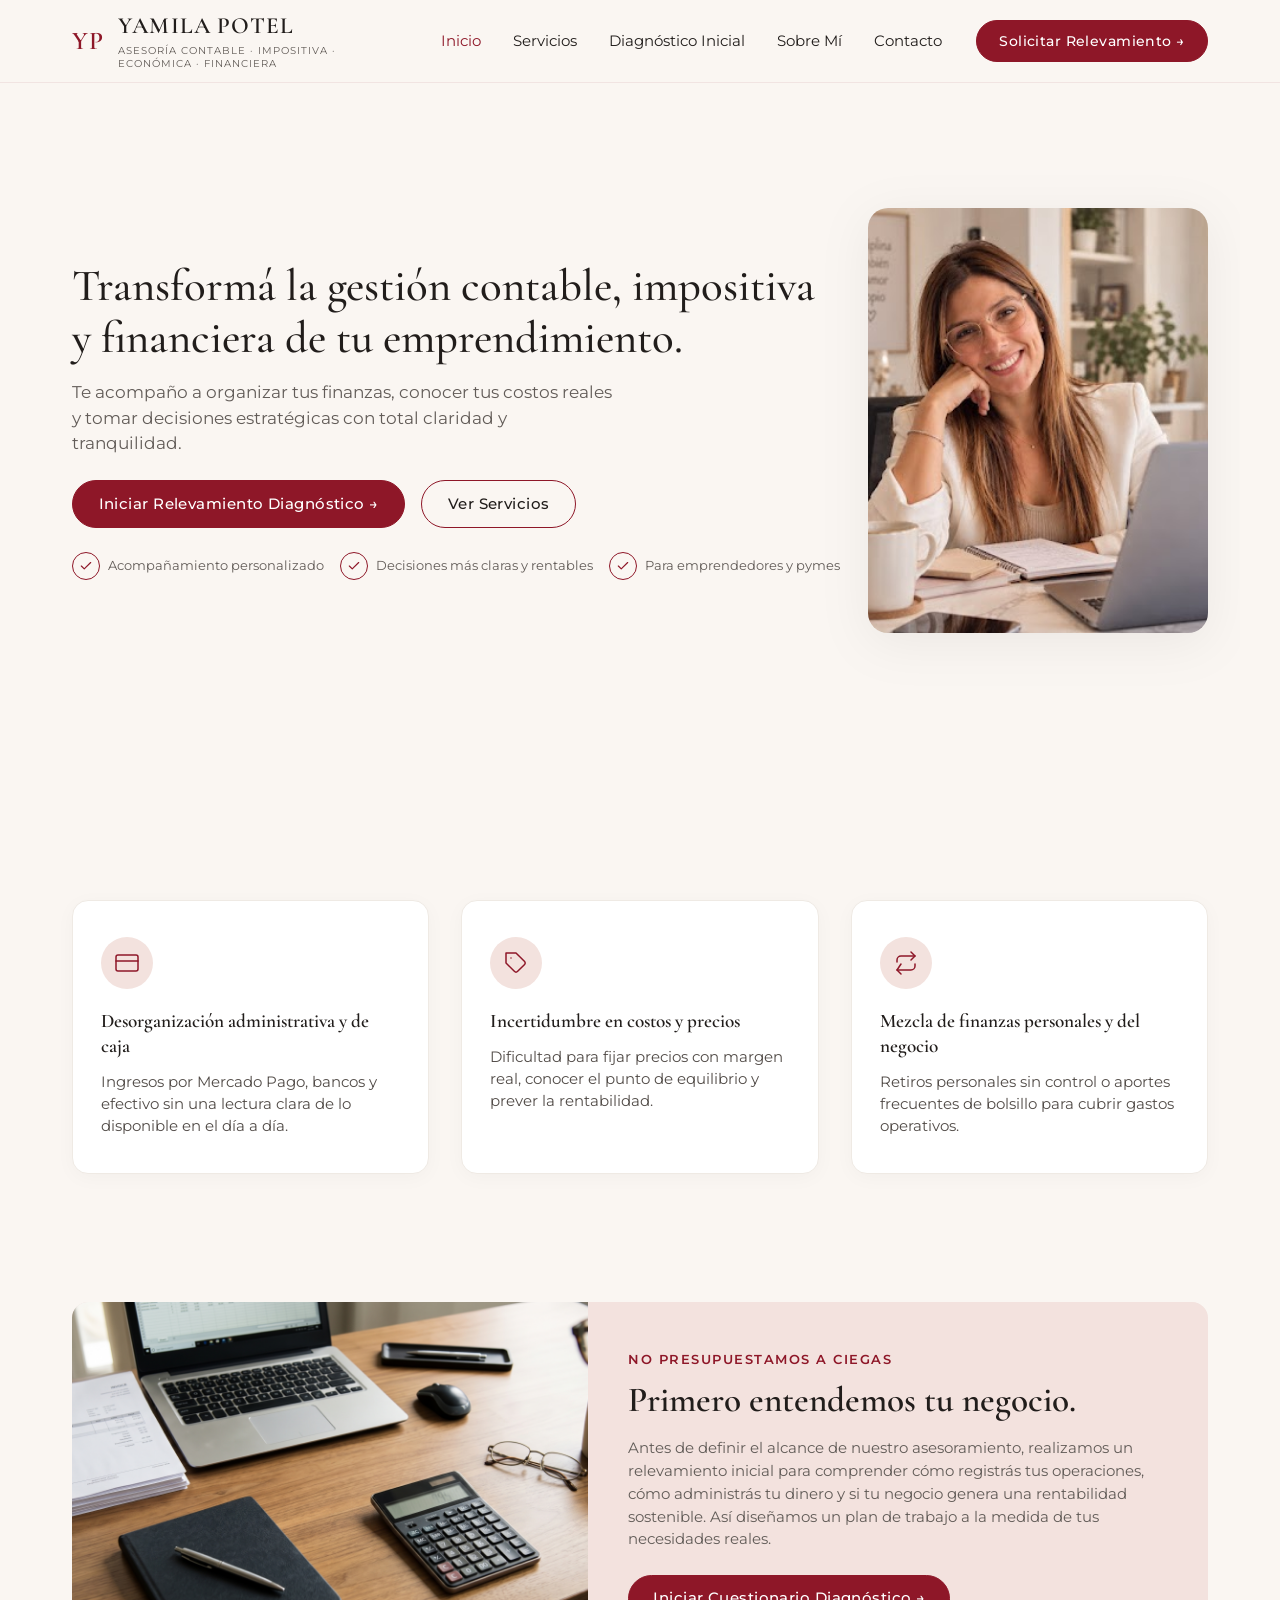
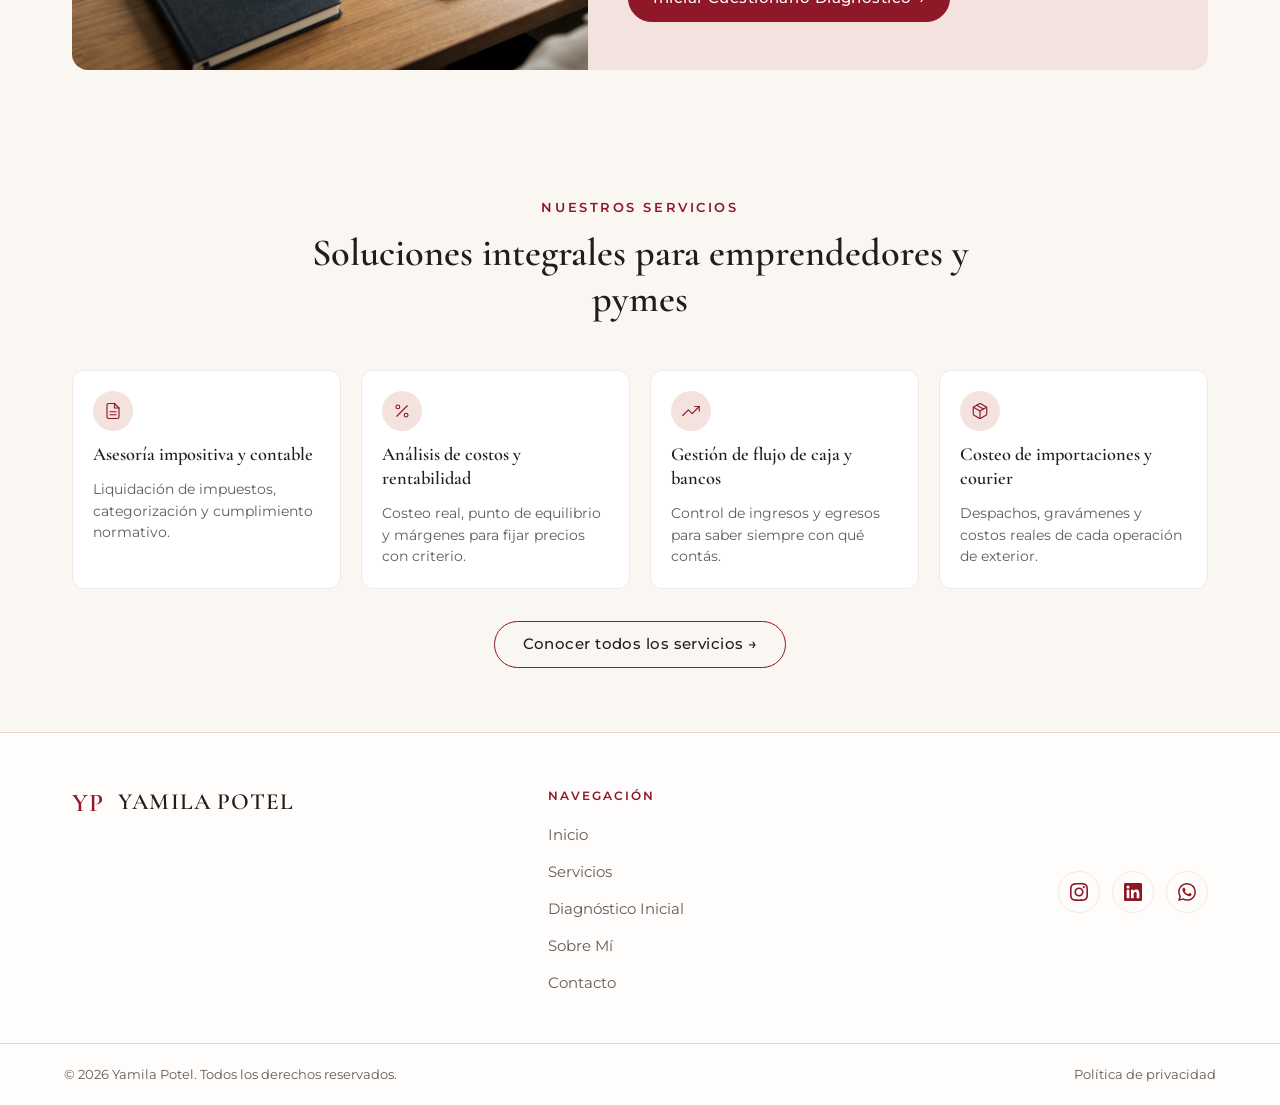
<file: Sistema/index.html>
<!DOCTYPE html>
<html lang="es">
<head>
  <meta charset="UTF-8">
  <meta name="viewport" content="width=device-width, initial-scale=1.0">
  <meta name="description" content="Yamila Potel - Asesoría Contable, Impositiva, Económica y Financiera. Acompañamiento claro, cercano y estratégico para tu emprendimiento.">
  <title>Yamila Potel | Asesoría Contable, Impositiva, Económica y Financiera</title>
  <link rel="preconnect" href="https://fonts.googleapis.com">
  <link rel="preconnect" href="https://fonts.gstatic.com" crossorigin>
  <link href="https://fonts.googleapis.com/css2?family=Caveat:wght@400;500;600&family=Cormorant+Garamond:ital,wght@0,400;0,500;0,600;0,700;1,500;1,600&family=Montserrat:wght@400;500;600&display=swap" rel="stylesheet">
  <link rel="stylesheet" href="css/styles.css">
</head>
<body>

  <!-- ============================ HEADER OFICIAL ============================ -->
  <header class="site-header" id="site-header">
    <div class="header-inner">

      <!-- Logo de marca -->
      <a class="brand" href="index.html" aria-label="Yamila Potel - Inicio">
        <span class="brand-monogram" aria-hidden="true">YP</span>
        <span class="brand-text">
          <span class="brand-name">Yamila Potel</span>
          <span class="brand-tagline">Asesoría Contable · Impositiva · Económica · Financiera</span>
        </span>
      </a>

      <!-- Menú de navegación (drawer a pantalla completa en móvil) -->
      <nav class="site-nav" id="site-nav" aria-label="Navegación principal">

        <button class="nav-close" id="nav-close" type="button" aria-label="Cerrar menú de navegación">
          <span class="nav-close-icon" aria-hidden="true"></span>
        </button>

        <ul class="site-nav-list">
          <li><a class="site-nav-link is-active" href="index.html" aria-current="page">Inicio</a></li>
          <li><a class="site-nav-link" href="servicios.html">Servicios</a></li>
          <li><a class="site-nav-link" href="diagnostico.html">Diagnóstico Inicial</a></li>
          <li><a class="site-nav-link" href="sobre-mi.html">Sobre Mí</a></li>
          <li><a class="site-nav-link" href="contacto.html">Contacto</a></li>
        </ul>

        <a class="btn btn-primary nav-mobile-cta" href="diagnostico.html">Solicitar Relevamiento &rarr;</a>
      </nav>

      <!-- Botón CTA -->
      <a class="btn btn-primary header-cta" href="diagnostico.html">Solicitar Relevamiento &rarr;</a>

      <!-- Menú hamburguesa (mobile) -->
      <button
        class="nav-toggle"
        id="nav-toggle"
        type="button"
        aria-label="Abrir menú de navegación"
        aria-controls="site-nav"
        aria-expanded="false">
        <span class="nav-toggle-bar"></span>
        <span class="nav-toggle-bar"></span>
        <span class="nav-toggle-bar"></span>
      </button>

    </div>
  </header>

  <main>

    <!-- ============================ SECCIÓN HERO ============================ -->
    <section class="hero" aria-labelledby="hero-title">
      <div class="hero-content">

        <h1 class="hero-title" id="hero-title">Transformá la gestión contable, impositiva y financiera de tu emprendimiento.</h1>

        <p class="hero-subtitle">Te acompaño a organizar tus finanzas, conocer tus costos reales y tomar decisiones estratégicas con total claridad y tranquilidad.</p>

        <div class="hero-buttons">
          <a class="btn btn-primary" href="diagnostico.html">Iniciar Relevamiento Diagnóstico &rarr;</a>
          <a class="btn btn-secondary" href="servicios.html">Ver Servicios</a>
        </div>

        <ul class="hero-features">
          <li class="hero-feature">
            <span class="hero-feature-icon" aria-hidden="true">
              <svg viewBox="0 0 24 24" fill="none" stroke="currentColor" stroke-width="2" stroke-linecap="round" stroke-linejoin="round">
                <polyline points="20 6 9 17 4 12"></polyline>
              </svg>
            </span>
            Acompañamiento personalizado
          </li>
          <li class="hero-feature">
            <span class="hero-feature-icon" aria-hidden="true">
              <svg viewBox="0 0 24 24" fill="none" stroke="currentColor" stroke-width="2" stroke-linecap="round" stroke-linejoin="round">
                <polyline points="20 6 9 17 4 12"></polyline>
              </svg>
            </span>
            Decisiones más claras y rentables
          </li>
          <li class="hero-feature">
            <span class="hero-feature-icon" aria-hidden="true">
              <svg viewBox="0 0 24 24" fill="none" stroke="currentColor" stroke-width="2" stroke-linecap="round" stroke-linejoin="round">
                <polyline points="20 6 9 17 4 12"></polyline>
              </svg>
            </span>
            Para emprendedores y pymes
          </li>
        </ul>
      </div>

      <div class="hero-visual">
        <img
          class="hero-image"
          src="assets/images/hero-yamila.jpg"
          alt="Yamila Potel en su espacio de trabajo con notebook, agenda y taza de café">
      </div>
    </section>

    <!-- ======================= SECCIÓN DESAFÍOS FRECUENTES ======================= -->
    <section class="section section-desafios" aria-labelledby="desafios-title">
      <div class="section-inner">
        <p class="desafios-kicker fade-in-element" id="desafios-title">¿Identificás estos desafíos en tu negocio?</p>

        <div class="desafios-grid">
          <article class="card-desafio fade-in-element">
            <span class="icon-circle" aria-hidden="true">
              <svg viewBox="0 0 24 24" fill="none" stroke="currentColor" stroke-width="1.5" stroke-linecap="round" stroke-linejoin="round">
                <rect x="1" y="4" width="22" height="16" rx="2"></rect>
                <line x1="1" y1="10" x2="23" y2="10"></line>
              </svg>
            </span>
            <div class="card-desafio-body">
              <h3 class="card-desafio-title">Desorganización administrativa y de caja</h3>
              <p class="card-desafio-text">Ingresos por Mercado Pago, bancos y efectivo sin una lectura clara de lo disponible en el día a día.</p>
            </div>
          </article>

          <article class="card-desafio fade-in-element">
            <span class="icon-circle" aria-hidden="true">
              <svg viewBox="0 0 24 24" fill="none" stroke="currentColor" stroke-width="1.5" stroke-linecap="round" stroke-linejoin="round">
                <path d="M20.59 13.41l-7.17 7.17a2 2 0 0 1-2.83 0L2 12V2h10l8.59 8.59a2 2 0 0 1 0 2.83z"></path>
                <line x1="7" y1="7" x2="7.01" y2="7"></line>
              </svg>
            </span>
            <div class="card-desafio-body">
              <h3 class="card-desafio-title">Incertidumbre en costos y precios</h3>
              <p class="card-desafio-text">Dificultad para fijar precios con margen real, conocer el punto de equilibrio y prever la rentabilidad.</p>
            </div>
          </article>

          <article class="card-desafio fade-in-element">
            <span class="icon-circle" aria-hidden="true">
              <svg viewBox="0 0 24 24" fill="none" stroke="currentColor" stroke-width="1.5" stroke-linecap="round" stroke-linejoin="round">
                <polyline points="17 1 21 5 17 9"></polyline>
                <path d="M3 11V9a4 4 0 0 1 4-4h14"></path>
                <polyline points="7 23 3 19 7 13"></polyline>
                <path d="M21 13v2a4 4 0 0 1-4 4H3"></path>
              </svg>
            </span>
            <div class="card-desafio-body">
              <h3 class="card-desafio-title">Mezcla de finanzas personales y del negocio</h3>
              <p class="card-desafio-text">Retiros personales sin control o aportes frecuentes de bolsillo para cubrir gastos operativos.</p>
            </div>
          </article>
        </div>
      </div>
    </section>

    <!-- ======================= BANNER DE METODOLOGÍA ======================= -->
    <section class="section section-metodo" aria-labelledby="metodo-title">
      <div class="section-inner">
        <div class="banner-metodologia fade-in-element">
          <div class="banner-metodologia-img">
            <img
              class="img-placeholder"
              src="assets/images/escritorio-metodologia.jpg"
              alt="Escritorio de trabajo con agenda, calculadora y documentación contable">
          </div>

          <div class="banner-metodologia-body">
            <p class="banner-kicker">No presupuestamos a ciegas</p>
            <h2 class="banner-title" id="metodo-title">Primero entendemos tu negocio.</h2>
            <p class="banner-text">Antes de definir el alcance de nuestro asesoramiento, realizamos un relevamiento inicial para comprender cómo registrás tus operaciones, cómo administrás tu dinero y si tu negocio genera una rentabilidad sostenible. Así diseñamos un plan de trabajo a la medida de tus necesidades reales.</p>
            <a class="btn btn-primary" href="diagnostico.html">Iniciar Cuestionario Diagnóstico &rarr;</a>
          </div>
        </div>
      </div>
    </section>

    <!-- ======================= SECCIÓN PREVIEW DE SERVICIOS ======================= -->
    <section class="section section-servicios section-padding" aria-labelledby="servicios-title">
      <div class="section-inner">
        <header class="section-header">
          <span class="section-kicker">Nuestros servicios</span>
          <h2 class="section-title" id="servicios-title">Soluciones integrales para emprendedores y pymes</h2>
        </header>

        <div class="servicios-grid">
          <a class="card-servicio fade-in-element" href="servicios.html#servicio-01">
            <span class="icon-circle icon-circle-sm" aria-hidden="true">
              <svg viewBox="0 0 24 24" fill="none" stroke="currentColor" stroke-width="1.5" stroke-linecap="round" stroke-linejoin="round">
                <path d="M14 2H6a2 2 0 0 0-2 2v16a2 2 0 0 0 2 2h12a2 2 0 0 0 2-2V8z"></path>
                <polyline points="14 2 14 8 20 8"></polyline>
                <line x1="16" y1="13" x2="8" y2="13"></line>
                <line x1="16" y1="17" x2="8" y2="17"></line>
              </svg>
            </span>
            <h3 class="card-servicio-title">Asesoría impositiva y contable</h3>
            <p class="card-servicio-text">Liquidación de impuestos, categorización y cumplimiento normativo.</p>
          </a>

          <a class="card-servicio fade-in-element" href="servicios.html#servicio-02">
            <span class="icon-circle icon-circle-sm" aria-hidden="true">
              <svg viewBox="0 0 24 24" fill="none" stroke="currentColor" stroke-width="1.5" stroke-linecap="round" stroke-linejoin="round">
                <line x1="19" y1="5" x2="5" y2="19"></line>
                <circle cx="6.5" cy="6.5" r="2.5"></circle>
                <circle cx="17.5" cy="17.5" r="2.5"></circle>
              </svg>
            </span>
            <h3 class="card-servicio-title">Análisis de costos y rentabilidad</h3>
            <p class="card-servicio-text">Costeo real, punto de equilibrio y márgenes para fijar precios con criterio.</p>
          </a>

          <a class="card-servicio fade-in-element" href="servicios.html#servicio-03">
            <span class="icon-circle icon-circle-sm" aria-hidden="true">
              <svg viewBox="0 0 24 24" fill="none" stroke="currentColor" stroke-width="1.5" stroke-linecap="round" stroke-linejoin="round">
                <polyline points="23 6 13.5 15.5 8.5 10.5 1 18"></polyline>
                <polyline points="17 6 23 6 23 12"></polyline>
              </svg>
            </span>
            <h3 class="card-servicio-title">Gestión de flujo de caja y bancos</h3>
            <p class="card-servicio-text">Control de ingresos y egresos para saber siempre con qué contás.</p>
          </a>

          <a class="card-servicio fade-in-element" href="servicios.html#servicio-04">
            <span class="icon-circle icon-circle-sm" aria-hidden="true">
              <svg viewBox="0 0 24 24" fill="none" stroke="currentColor" stroke-width="1.5" stroke-linecap="round" stroke-linejoin="round">
                <line x1="16.5" y1="9.4" x2="7.5" y2="4.21"></line>
                <path d="M21 16V8a2 2 0 0 0-1-1.73l-7-4a2 2 0 0 0-2 0l-7 4A2 2 0 0 0 3 8v8a2 2 0 0 0 1 1.73l7 4a2 2 0 0 0 2 0l7-4A2 2 0 0 0 21 16z"></path>
                <polyline points="3.27 6.96 12 12.01 20.73 6.96"></polyline>
                <line x1="12" y1="22.08" x2="12" y2="12"></line>
              </svg>
            </span>
            <h3 class="card-servicio-title">Costeo de importaciones y courier</h3>
            <p class="card-servicio-text">Despachos, gravámenes y costos reales de cada operación de exterior.</p>
          </a>
        </div>

        <div class="servicios-accion">
          <a class="btn btn-outline" href="servicios.html">Conocer todos los servicios &rarr;</a>
        </div>
      </div>
    </section>

  </main>

  <!-- ============================ FOOTER OFICIAL ============================ -->
  <footer class="site-footer">
    <div class="footer-inner">

      <div class="footer-grid">

        <!-- Columna 1: Marca -->
        <div class="footer-col footer-brand">
          <a class="brand" href="index.html" aria-label="Yamila Potel - Inicio">
            <span class="brand-monogram" aria-hidden="true">YP</span>
            <span class="brand-text">
              <span class="brand-name">Yamila Potel</span>
            </span>
          </a>
        </div>

        <!-- Columna 2: Navegación rápida -->
        <nav class="footer-col" aria-label="Navegación rápida">
          <h3 class="footer-heading">Navegación</h3>
          <ul class="footer-links">
            <li><a href="index.html">Inicio</a></li>
            <li><a href="servicios.html">Servicios</a></li>
            <li><a href="diagnostico.html">Diagnóstico Inicial</a></li>
            <li><a href="sobre-mi.html">Sobre Mí</a></li>
            <li><a href="contacto.html">Contacto</a></li>
          </ul>
        </nav>

        <!-- Columna 3: Redes sociales -->
        <div class="footer-col footer-social">
          <a href="https://instagram.com/" target="_blank" rel="noopener noreferrer" aria-label="Instagram">
            <svg viewBox="0 0 24 24" fill="currentColor" aria-hidden="true">
              <path d="M12 0C8.74 0 8.333.015 7.053.072 5.775.132 4.905.333 4.14.63c-.789.306-1.459.717-2.126 1.384S.935 3.35.63 4.14C.333 4.905.131 5.775.072 7.053.012 8.333 0 8.741 0 12s.015 3.667.072 4.947c.06 1.277.261 2.148.558 2.913.306.788.717 1.459 1.384 2.126.667.666 1.336 1.079 2.126 1.384.766.296 1.636.499 2.913.558C8.333 23.988 8.741 24 12 24s3.667-.015 4.947-.072c1.277-.06 2.148-.262 2.913-.558.788-.306 1.459-.718 2.126-1.384.666-.667 1.079-1.335 1.384-2.126.296-.765.499-1.636.558-2.913.06-1.28.072-1.687.072-4.947s-.015-3.667-.072-4.947c-.06-1.277-.262-2.149-.558-2.913-.306-.789-.718-1.459-1.384-2.126C21.319 1.347 20.651.935 19.86.63c-.765-.297-1.636-.499-2.913-.558C15.667.012 15.259 0 12 0zm0 2.16c3.203 0 3.585.016 4.85.071 1.17.055 1.805.249 2.227.415.562.217.96.477 1.382.896.419.42.679.819.896 1.381.164.422.36 1.057.413 2.227.057 1.266.07 1.646.07 4.85s-.015 3.585-.074 4.85c-.061 1.17-.256 1.805-.421 2.227-.224.562-.479.96-.899 1.382-.419.419-.824.679-1.38.896-.42.164-1.065.36-2.235.413-1.274.057-1.649.07-4.859.07-3.211 0-3.586-.015-4.859-.074-1.171-.061-1.816-.256-2.236-.421-.569-.224-.96-.479-1.379-.899-.421-.419-.69-.824-.9-1.38-.165-.42-.359-1.065-.42-2.235-.045-1.26-.061-1.649-.061-4.844 0-3.196.016-3.586.061-4.861.061-1.17.255-1.814.42-2.234.21-.57.479-.96.9-1.381.419-.419.81-.689 1.379-.898.42-.166 1.051-.361 2.221-.421 1.275-.045 1.65-.06 4.859-.06l.045.03zm0 3.678a6.162 6.162 0 1 0 0 12.324 6.162 6.162 0 0 0 0-12.324zM12 16c-2.21 0-4-1.79-4-4s1.79-4 4-4 4 1.79 4 4-1.79 4-4 4zm7.846-10.405a1.441 1.441 0 0 1-2.88 0 1.44 1.44 0 0 1 2.88 0z"/>
            </svg>
          </a>

          <a href="https://www.linkedin.com/" target="_blank" rel="noopener noreferrer" aria-label="LinkedIn">
            <svg viewBox="0 0 24 24" fill="currentColor" aria-hidden="true">
              <path d="M20.447 20.452h-3.554v-5.569c0-1.328-.027-3.037-1.852-3.037-1.853 0-2.136 1.445-2.136 2.939v5.667H9.351V9h3.414v1.561h.046c.477-.9 1.637-1.85 3.37-1.85 3.601 0 4.267 2.37 4.267 5.455v6.286zM5.337 7.433a2.062 2.062 0 1 1 0-4.125 2.062 2.062 0 0 1 0 4.125zM7.119 20.452H3.555V9h3.564v11.452zM22.225 0H1.771C.792 0 0 .774 0 1.729v20.542C0 23.227.792 24 1.771 24h20.451C23.2 24 24 23.227 24 22.271V1.729C24 .774 23.2 0 22.225 0z"/>
            </svg>
          </a>

          <a href="https://wa.me/" target="_blank" rel="noopener noreferrer" aria-label="WhatsApp">
            <svg viewBox="0 0 24 24" fill="currentColor" aria-hidden="true">
              <path d="M17.472 14.382c-.297-.149-1.758-.867-2.03-.967-.273-.099-.471-.148-.67.15-.197.297-.767.966-.94 1.164-.173.199-.347.223-.644.075-.297-.15-1.255-.463-2.39-1.475-.883-.788-1.48-1.761-1.653-2.059-.173-.297-.018-.458.13-.606.134-.133.298-.347.446-.52.149-.174.198-.298.298-.497.099-.198.05-.371-.025-.52-.075-.149-.669-1.612-.916-2.207-.242-.579-.487-.5-.669-.51a12.8 12.8 0 0 0-.57-.01c-.198 0-.52.074-.792.372-.272.297-1.04 1.016-1.04 2.479 0 1.462 1.065 2.875 1.213 3.074.149.198 2.096 3.2 5.077 4.487.709.306 1.262.489 1.694.625.712.227 1.36.195 1.871.118.571-.085 1.758-.719 2.006-1.413.248-.694.248-1.289.173-1.413-.074-.124-.272-.198-.57-.347m-5.421 7.403h-.004a9.87 9.87 0 0 1-5.031-1.378l-.361-.214-3.741.982.998-3.648-.235-.374a9.86 9.86 0 0 1-1.51-5.26c.001-5.45 4.436-9.884 9.888-9.884 2.64 0 5.122 1.03 6.988 2.898a9.825 9.825 0 0 1 2.893 6.994c-.003 5.45-4.437 9.884-9.885 9.884m8.413-18.297A11.815 11.815 0 0 0 12.05 0C5.495 0 .16 5.335.157 11.892c0 2.096.547 4.142 1.588 5.945L.057 24l6.305-1.654a11.882 11.882 0 0 0 5.683 1.448h.005c6.554 0 11.89-5.335 11.893-11.893a11.821 11.821 0 0 0-3.48-8.413Z"/>
            </svg>
          </a>
        </div>

      </div>
    </div>

    <!-- Barra inferior de copyright -->
    <div class="footer-bottom">
      <p>&copy; 2026 Yamila Potel. Todos los derechos reservados.</p>
      <a class="footer-privacidad" href="politica-de-privacidad.html">Política de privacidad</a>
    </div>
  </footer>

  <script src="js/app.js"></script>
  <script src="js/main.js" defer></script>
</body>
</html>
</file>
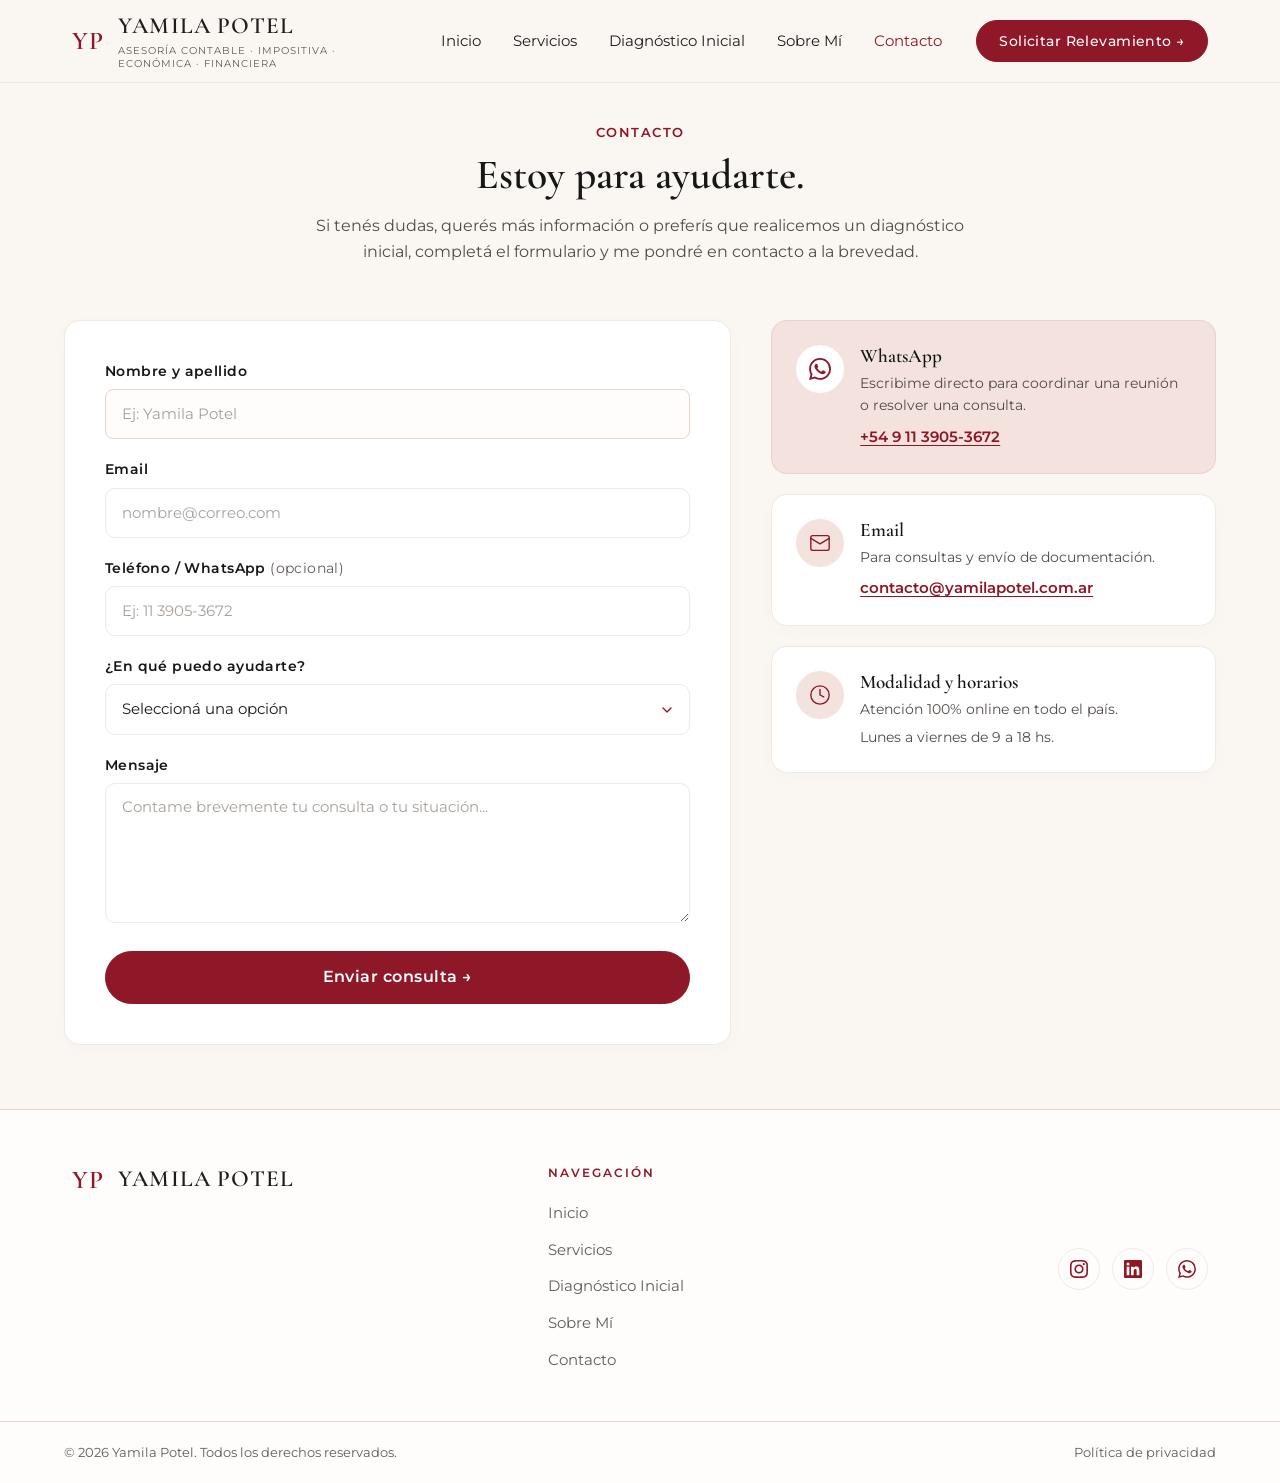
<file: Sistema/contacto.html>
<!DOCTYPE html>
<html lang="es">
<head>
  <meta charset="UTF-8">
  <meta name="viewport" content="width=device-width, initial-scale=1.0">
  <meta name="description" content="Contactá a Yamila Potel: completá el formulario de consulta o escribí por WhatsApp y email para asesoría contable, impositiva, económica y financiera.">
  <title>Contacto | Yamila Potel - Asesoría Contable, Impositiva, Económica y Financiera</title>
  <link rel="preconnect" href="https://fonts.googleapis.com">
  <link rel="preconnect" href="https://fonts.gstatic.com" crossorigin>
  <link href="https://fonts.googleapis.com/css2?family=Cormorant+Garamond:ital,wght@0,400;0,500;0,600;0,700;1,500;1,600&family=Montserrat:wght@400;500;600&display=swap" rel="stylesheet">
  <link rel="stylesheet" href="css/styles.css">
</head>
<body>

  <!-- ============================ HEADER OFICIAL ============================ -->
  <header class="site-header" id="site-header">
    <div class="header-inner">

      <!-- Logo de marca -->
      <a class="brand" href="index.html" aria-label="Yamila Potel - Inicio">
        <span class="brand-monogram" aria-hidden="true">YP</span>
        <span class="brand-text">
          <span class="brand-name">Yamila Potel</span>
          <span class="brand-tagline">Asesoría Contable · Impositiva · Económica · Financiera</span>
        </span>
      </a>

      <!-- Menú de navegación (drawer a pantalla completa en móvil) -->
      <nav class="site-nav" id="site-nav" aria-label="Navegación principal">

        <button class="nav-close" id="nav-close" type="button" aria-label="Cerrar menú de navegación">
          <span class="nav-close-icon" aria-hidden="true"></span>
        </button>

        <ul class="site-nav-list">
          <li><a class="site-nav-link" href="index.html">Inicio</a></li>
          <li><a class="site-nav-link" href="servicios.html">Servicios</a></li>
          <li><a class="site-nav-link" href="diagnostico.html">Diagnóstico Inicial</a></li>
          <li><a class="site-nav-link" href="sobre-mi.html">Sobre Mí</a></li>
          <li><a class="site-nav-link is-active" href="contacto.html" aria-current="page">Contacto</a></li>
        </ul>

        <a class="btn btn-primary nav-mobile-cta" href="diagnostico.html">Solicitar Relevamiento &rarr;</a>
      </nav>

      <!-- Botón CTA -->
      <a class="btn btn-primary header-cta" href="diagnostico.html">Solicitar Relevamiento &rarr;</a>

      <!-- Menú hamburguesa (mobile) -->
      <button
        class="nav-toggle"
        id="nav-toggle"
        type="button"
        aria-label="Abrir menú de navegación"
        aria-controls="site-nav"
        aria-expanded="false">
        <span class="nav-toggle-bar"></span>
        <span class="nav-toggle-bar"></span>
        <span class="nav-toggle-bar"></span>
      </button>

    </div>
  </header>

  <main>

    <!-- ======================= HERO DE CONTACTO ======================= -->
    <section class="contacto-hero" aria-labelledby="contacto-title">
      <span class="contacto-kicker">Contacto</span>

      <h1 class="contacto-title" id="contacto-title">Estoy para ayudarte.</h1>

      <p class="contacto-lead">Si tenés dudas, querés más información o preferís que realicemos un diagnóstico inicial, completá el formulario y me pondré en contacto a la brevedad.</p>
    </section>

    <!-- ======================= FORMULARIO + CANALES DIRECTOS ======================= -->
    <section class="contacto-section" aria-label="Formulario de contacto y canales directos">
      <div class="contacto-container">

        <!-- Columna izquierda: formulario -->
        <form class="contacto-form-card" id="contact-form" action="" method="post" aria-label="Formulario de contacto">

          <div class="form-field">
            <label for="nombre">Nombre y apellido</label>
            <input type="text" id="nombre" name="nombre" placeholder="Ej: Yamila Potel" autocomplete="name" required>
          </div>

          <div class="form-field">
            <label for="email">Email</label>
            <input type="email" id="email" name="email" placeholder="nombre@correo.com" autocomplete="email" required>
          </div>

          <div class="form-field">
            <label for="telefono">Teléfono / WhatsApp <span class="form-optional">(opcional)</span></label>
            <input type="tel" id="telefono" name="telefono" placeholder="Ej: 11 3905-3672" autocomplete="tel">
          </div>

          <div class="form-field">
            <label for="ayuda">¿En qué puedo ayudarte?</label>
            <select id="ayuda" name="ayuda" required>
              <option value="" disabled selected>Seleccioná una opción</option>
              <option value="impositiva">Asesoría impositiva y contable</option>
              <option value="costos">Análisis de costos y rentabilidad</option>
              <option value="flujo">Gestión de flujo de caja y bancos</option>
              <option value="importaciones">Costeo de importaciones y courier</option>
              <option value="diagnostico-inicial">Diagnóstico inicial</option>
              <option value="otras-consultas">Otras consultas</option>
            </select>
          </div>

          <!-- Campos extra que se generan según el servicio seleccionado (js/contacto.js) -->
          <div id="servicio-campos" class="servicio-campos" aria-live="polite" hidden></div>

          <div class="form-field">
            <label for="mensaje">Mensaje</label>
            <textarea id="mensaje" name="mensaje" rows="5" placeholder="Contame brevemente tu consulta o tu situación..." required></textarea>
          </div>

          <button class="btn btn-primary contacto-submit" type="submit">Enviar consulta &rarr;</button>

        </form>

        <!-- Columna derecha: canales directos -->
        <aside class="contacto-sidebar" aria-label="Canales de contacto directo">

          <div class="contacto-card is-highlight">
            <span class="icon-circle" aria-hidden="true">
              <svg viewBox="0 0 24 24" fill="currentColor">
                <path d="M17.472 14.382c-.297-.149-1.758-.867-2.03-.967-.273-.099-.471-.148-.67.15-.197.297-.767.966-.94 1.164-.173.199-.347.223-.644.075-.297-.15-1.255-.463-2.39-1.475-.883-.788-1.48-1.761-1.653-2.059-.173-.297-.018-.458.13-.606.134-.133.298-.347.446-.52.149-.174.198-.298.298-.497.099-.198.05-.371-.025-.52-.075-.149-.669-1.612-.916-2.207-.242-.579-.487-.5-.669-.51a12.8 12.8 0 0 0-.57-.01c-.198 0-.52.074-.792.372-.272.297-1.04 1.016-1.04 2.479 0 1.462 1.065 2.875 1.213 3.074.149.198 2.096 3.2 5.077 4.487.709.306 1.262.489 1.694.625.712.227 1.36.195 1.871.118.571-.085 1.758-.719 2.006-1.413.248-.694.248-1.289.173-1.413-.074-.124-.272-.198-.57-.347m-5.421 7.403h-.004a9.87 9.87 0 0 1-5.031-1.378l-.361-.214-3.741.982.998-3.648-.235-.374a9.86 9.86 0 0 1-1.51-5.26c.001-5.45 4.436-9.884 9.888-9.884 2.64 0 5.122 1.03 6.988 2.898a9.825 9.825 0 0 1 2.893 6.994c-.003 5.45-4.437 9.884-9.885 9.884m8.413-18.297A11.815 11.815 0 0 0 12.05 0C5.495 0 .16 5.335.157 11.892c0 2.096.547 4.142 1.588 5.945L.057 24l6.305-1.654a11.882 11.882 0 0 0 5.683 1.448h.005c6.554 0 11.89-5.335 11.893-11.893a11.821 11.821 0 0 0-3.48-8.413Z"/>
              </svg>
            </span>
            <div class="contacto-card-body">
              <h2 class="contacto-card-title">WhatsApp</h2>
              <p class="contacto-card-text">Escribime directo para coordinar una reunión o resolver una consulta.</p>
              <a class="contacto-card-link" href="https://wa.me/5491139053672" target="_blank" rel="noopener noreferrer">+54 9 11 3905-3672</a>
            </div>
          </div>

          <div class="contacto-card">
            <span class="icon-circle" aria-hidden="true">
              <svg viewBox="0 0 24 24" fill="none" stroke="currentColor" stroke-width="1.5" stroke-linecap="round" stroke-linejoin="round">
                <rect x="2" y="4" width="20" height="16" rx="2"></rect>
                <path d="m22 7-10 6L2 7"></path>
              </svg>
            </span>
            <div class="contacto-card-body">
              <h2 class="contacto-card-title">Email</h2>
              <p class="contacto-card-text">Para consultas y envío de documentación.</p>
              <a class="contacto-card-link" href="mailto:contacto@yamilapotel.com.ar">contacto@yamilapotel.com.ar</a>
            </div>
          </div>

          <div class="contacto-card">
            <span class="icon-circle" aria-hidden="true">
              <svg viewBox="0 0 24 24" fill="none" stroke="currentColor" stroke-width="1.5" stroke-linecap="round" stroke-linejoin="round">
                <circle cx="12" cy="12" r="10"></circle>
                <polyline points="12 6 12 12 16 14"></polyline>
              </svg>
            </span>
            <div class="contacto-card-body">
              <h2 class="contacto-card-title">Modalidad y horarios</h2>
              <p class="contacto-card-text">Atención 100% online en todo el país.</p>
              <p class="contacto-card-text">Lunes a viernes de 9 a 18 hs.</p>
            </div>
          </div>

        </aside>

      </div>
    </section>

  </main>

  <!-- ============================ FOOTER OFICIAL ============================ -->
  <footer class="site-footer">
    <div class="footer-inner">

      <div class="footer-grid">

        <!-- Columna 1: Marca -->
        <div class="footer-col footer-brand">
          <a class="brand" href="index.html" aria-label="Yamila Potel - Inicio">
            <span class="brand-monogram" aria-hidden="true">YP</span>
            <span class="brand-text">
              <span class="brand-name">Yamila Potel</span>
            </span>
          </a>
        </div>

        <!-- Columna 2: Navegación rápida -->
        <nav class="footer-col" aria-label="Navegación rápida">
          <h3 class="footer-heading">Navegación</h3>
          <ul class="footer-links">
            <li><a href="index.html">Inicio</a></li>
            <li><a href="servicios.html">Servicios</a></li>
            <li><a href="diagnostico.html">Diagnóstico Inicial</a></li>
            <li><a href="sobre-mi.html">Sobre Mí</a></li>
            <li><a href="contacto.html">Contacto</a></li>
          </ul>
        </nav>

        <!-- Columna 3: Redes sociales -->
        <div class="footer-col footer-social">
          <a href="https://instagram.com/" target="_blank" rel="noopener noreferrer" aria-label="Instagram">
            <svg viewBox="0 0 24 24" fill="currentColor" aria-hidden="true">
              <path d="M12 0C8.74 0 8.333.015 7.053.072 5.775.132 4.905.333 4.14.63c-.789.306-1.459.717-2.126 1.384S.935 3.35.63 4.14C.333 4.905.131 5.775.072 7.053.012 8.333 0 8.741 0 12s.015 3.667.072 4.947c.06 1.277.261 2.148.558 2.913.306.788.717 1.459 1.384 2.126.667.666 1.336 1.079 2.126 1.384.766.296 1.636.499 2.913.558C8.333 23.988 8.741 24 12 24s3.667-.015 4.947-.072c1.277-.06 2.148-.262 2.913-.558.788-.306 1.459-.718 2.126-1.384.666-.667 1.079-1.335 1.384-2.126.296-.765.499-1.636.558-2.913.06-1.28.072-1.687.072-4.947s-.015-3.667-.072-4.947c-.06-1.277-.262-2.149-.558-2.913-.306-.789-.718-1.459-1.384-2.126C21.319 1.347 20.651.935 19.86.63c-.765-.297-1.636-.499-2.913-.558C15.667.012 15.259 0 12 0zm0 2.16c3.203 0 3.585.016 4.85.071 1.17.055 1.805.249 2.227.415.562.217.96.477 1.382.896.419.42.679.819.896 1.381.164.422.36 1.057.413 2.227.057 1.266.07 1.646.07 4.85s-.015 3.585-.074 4.85c-.061 1.17-.256 1.805-.421 2.227-.224.562-.479.96-.899 1.382-.419.419-.824.679-1.38.896-.42.164-1.065.36-2.235.413-1.274.057-1.649.07-4.859.07-3.211 0-3.586-.015-4.859-.074-1.171-.061-1.816-.256-2.236-.421-.569-.224-.96-.479-1.379-.899-.421-.419-.69-.824-.9-1.38-.165-.42-.359-1.065-.42-2.235-.045-1.26-.061-1.649-.061-4.844 0-3.196.016-3.586.061-4.861.061-1.17.255-1.814.42-2.234.21-.57.479-.96.9-1.381.419-.419.81-.689 1.379-.898.42-.166 1.051-.361 2.221-.421 1.275-.045 1.65-.06 4.859-.06l.045.03zm0 3.678a6.162 6.162 0 1 0 0 12.324 6.162 6.162 0 0 0 0-12.324zM12 16c-2.21 0-4-1.79-4-4s1.79-4 4-4 4 1.79 4 4-1.79 4-4 4zm7.846-10.405a1.441 1.441 0 0 1-2.88 0 1.44 1.44 0 0 1 2.88 0z"/>
            </svg>
          </a>

          <a href="https://www.linkedin.com/" target="_blank" rel="noopener noreferrer" aria-label="LinkedIn">
            <svg viewBox="0 0 24 24" fill="currentColor" aria-hidden="true">
              <path d="M20.447 20.452h-3.554v-5.569c0-1.328-.027-3.037-1.852-3.037-1.853 0-2.136 1.445-2.136 2.939v5.667H9.351V9h3.414v1.561h.046c.477-.9 1.637-1.85 3.37-1.85 3.601 0 4.267 2.37 4.267 5.455v6.286zM5.337 7.433a2.062 2.062 0 1 1 0-4.125 2.062 2.062 0 0 1 0 4.125zM7.119 20.452H3.555V9h3.564v11.452zM22.225 0H1.771C.792 0 0 .774 0 1.729v20.542C0 23.227.792 24 1.771 24h20.451C23.2 24 24 23.227 24 22.271V1.729C24 .774 23.2 0 22.225 0z"/>
            </svg>
          </a>

          <a href="https://wa.me/" target="_blank" rel="noopener noreferrer" aria-label="WhatsApp">
            <svg viewBox="0 0 24 24" fill="currentColor" aria-hidden="true">
              <path d="M17.472 14.382c-.297-.149-1.758-.867-2.03-.967-.273-.099-.471-.148-.67.15-.197.297-.767.966-.94 1.164-.173.199-.347.223-.644.075-.297-.15-1.255-.463-2.39-1.475-.883-.788-1.48-1.761-1.653-2.059-.173-.297-.018-.458.13-.606.134-.133.298-.347.446-.52.149-.174.198-.298.298-.497.099-.198.05-.371-.025-.52-.075-.149-.669-1.612-.916-2.207-.242-.579-.487-.5-.669-.51a12.8 12.8 0 0 0-.57-.01c-.198 0-.52.074-.792.372-.272.297-1.04 1.016-1.04 2.479 0 1.462 1.065 2.875 1.213 3.074.149.198 2.096 3.2 5.077 4.487.709.306 1.262.489 1.694.625.712.227 1.36.195 1.871.118.571-.085 1.758-.719 2.006-1.413.248-.694.248-1.289.173-1.413-.074-.124-.272-.198-.57-.347m-5.421 7.403h-.004a9.87 9.87 0 0 1-5.031-1.378l-.361-.214-3.741.982.998-3.648-.235-.374a9.86 9.86 0 0 1-1.51-5.26c.001-5.45 4.436-9.884 9.888-9.884 2.64 0 5.122 1.03 6.988 2.898a9.825 9.825 0 0 1 2.893 6.994c-.003 5.45-4.437 9.884-9.885 9.884m8.413-18.297A11.815 11.815 0 0 0 12.05 0C5.495 0 .16 5.335.157 11.892c0 2.096.547 4.142 1.588 5.945L.057 24l6.305-1.654a11.882 11.882 0 0 0 5.683 1.448h.005c6.554 0 11.89-5.335 11.893-11.893a11.821 11.821 0 0 0-3.48-8.413Z"/>
            </svg>
          </a>
        </div>

      </div>
    </div>

    <!-- Barra inferior de copyright -->
    <div class="footer-bottom">
      <p>&copy; 2026 Yamila Potel. Todos los derechos reservados.</p>
      <a class="footer-privacidad" href="politica-de-privacidad.html">Política de privacidad</a>
    </div>
  </footer>

  <script src="js/app.js"></script>
  <script src="js/main.js" defer></script>
  <script src="js/contacto.js" defer></script>
</body>
</html>
</file>
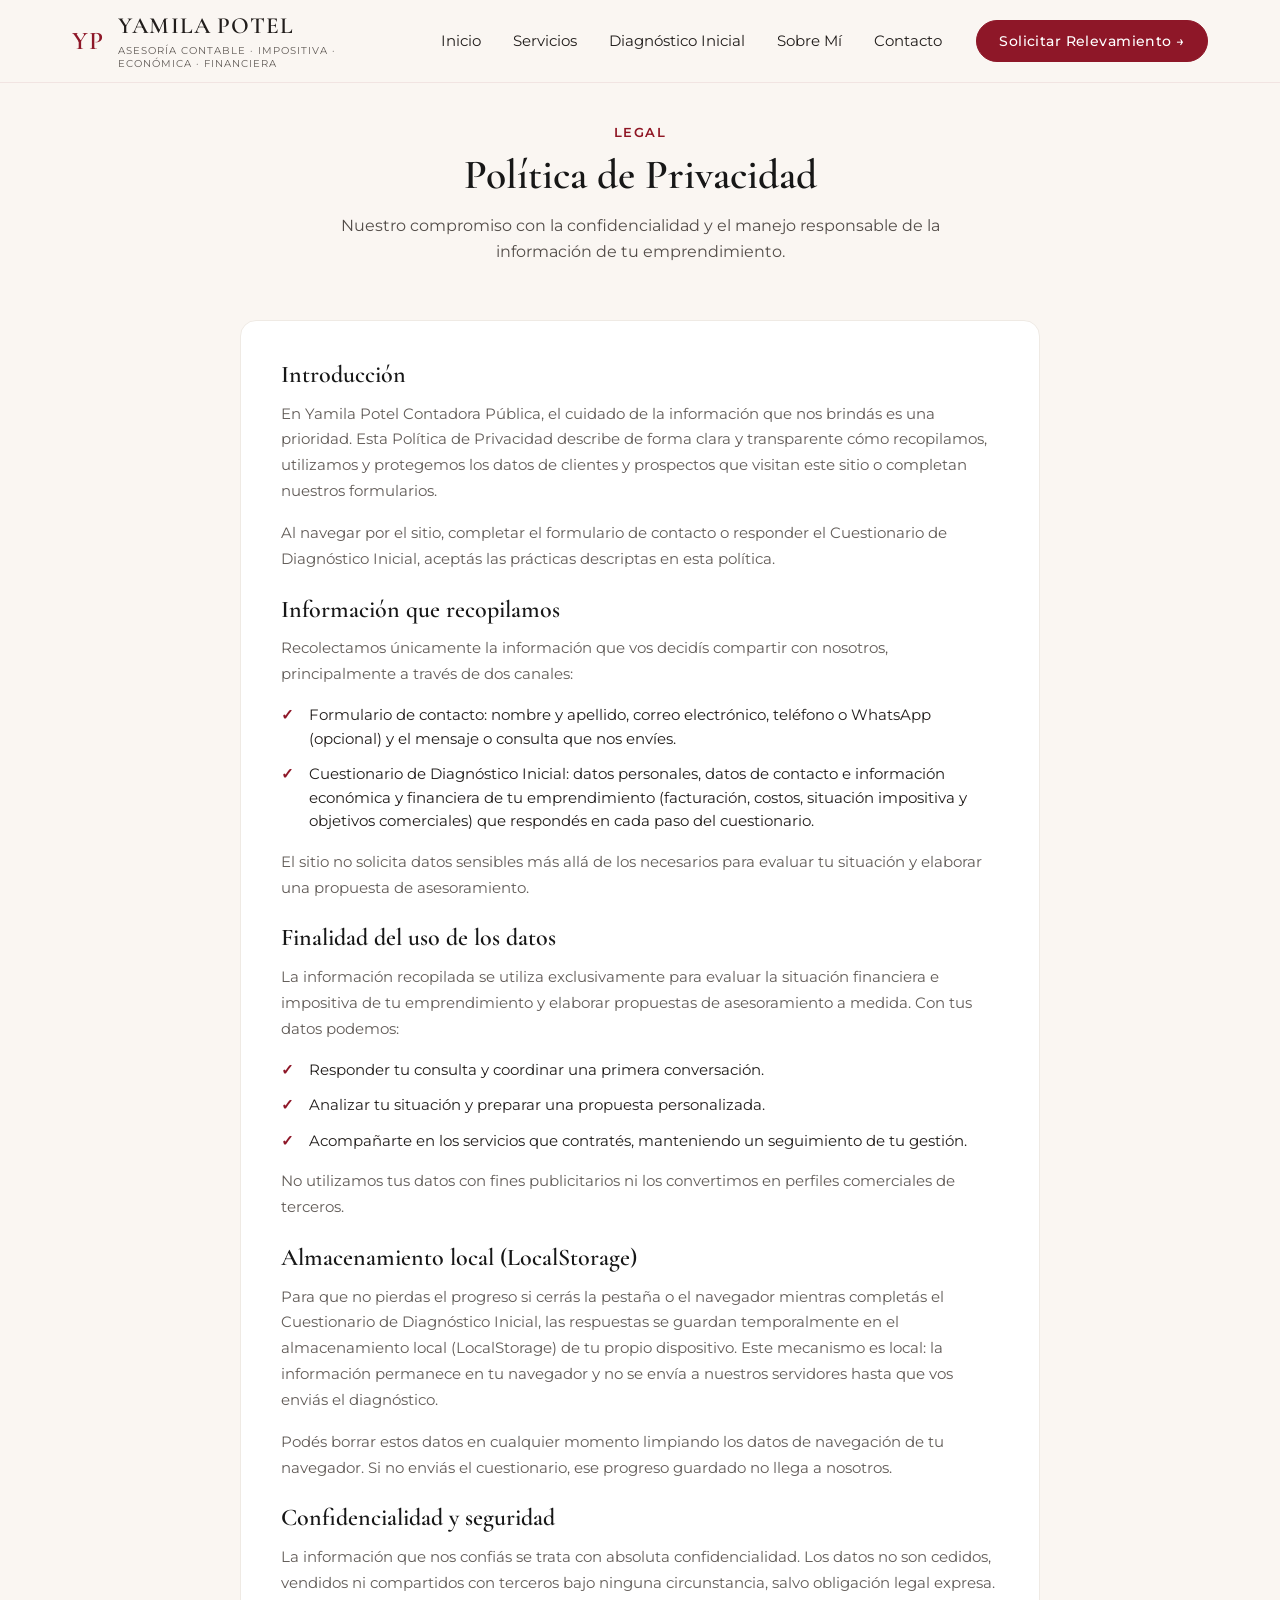
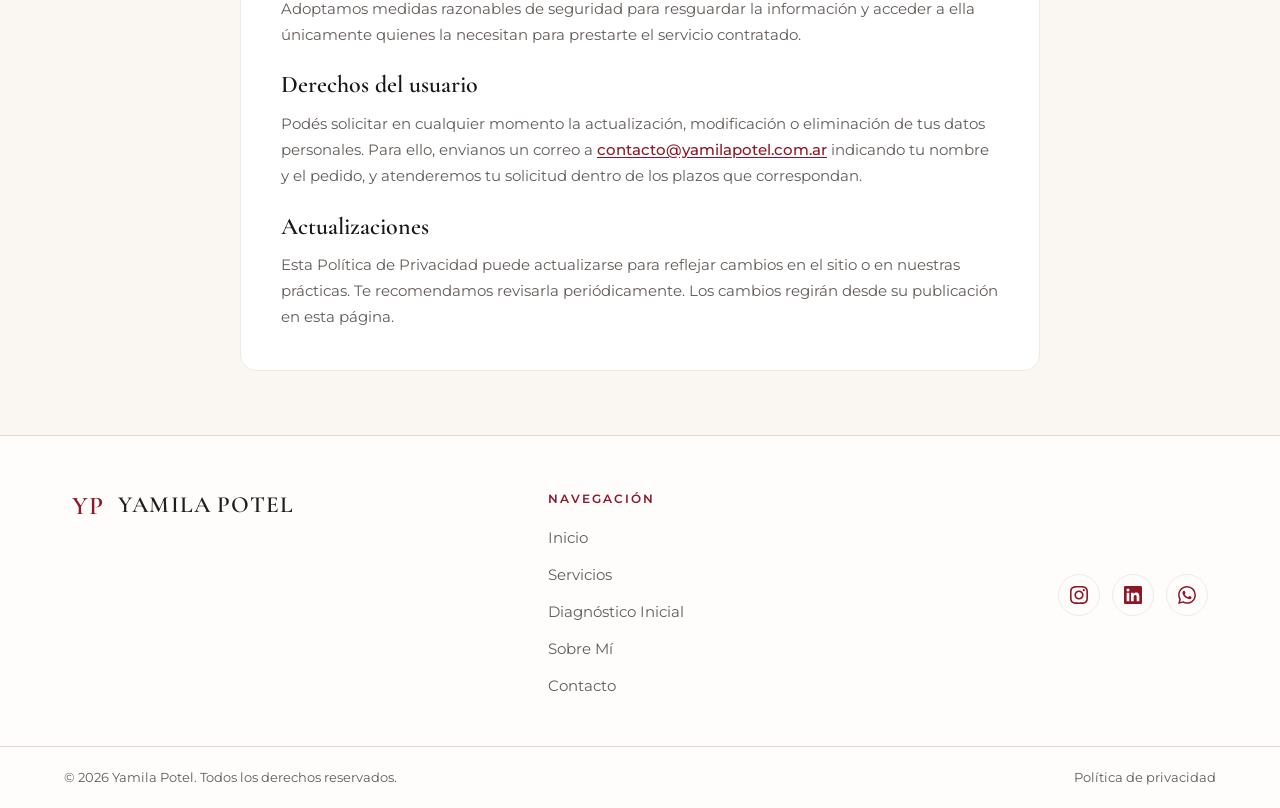
<file: Sistema/politica-de-privacidad.html>
<!DOCTYPE html>
<html lang="es">
<head>
  <meta charset="UTF-8">
  <meta name="viewport" content="width=device-width, initial-scale=1.0">
  <meta name="description" content="Política de Privacidad de Yamila Potel: cómo recopilamos, usamos y protegemos tus datos personales y de negocio en el sitio y en el diagnóstico inicial.">
  <title>Política de Privacidad | Yamila Potel - Asesoría Contable, Impositiva, Económica y Financiera</title>
  <link rel="preconnect" href="https://fonts.googleapis.com">
  <link rel="preconnect" href="https://fonts.gstatic.com" crossorigin>
  <link href="https://fonts.googleapis.com/css2?family=Caveat:wght@400;500;600&family=Cormorant+Garamond:ital,wght@0,400;0,500;0,600;0,700;1,500;1,600&family=Montserrat:wght@400;500;600&display=swap" rel="stylesheet">
  <link rel="stylesheet" href="css/styles.css">
</head>
<body>

  <!-- ============================ HEADER OFICIAL ============================ -->
  <header class="site-header" id="site-header">
    <div class="header-inner">

      <!-- Logo de marca -->
      <a class="brand" href="index.html" aria-label="Yamila Potel - Inicio">
        <span class="brand-monogram" aria-hidden="true">YP</span>
        <span class="brand-text">
          <span class="brand-name">Yamila Potel</span>
          <span class="brand-tagline">Asesoría Contable · Impositiva · Económica · Financiera</span>
        </span>
      </a>

      <!-- Menú de navegación (drawer a pantalla completa en móvil) -->
      <nav class="site-nav" id="site-nav" aria-label="Navegación principal">

        <button class="nav-close" id="nav-close" type="button" aria-label="Cerrar menú de navegación">
          <span class="nav-close-icon" aria-hidden="true"></span>
        </button>

        <ul class="site-nav-list">
          <li><a class="site-nav-link" href="index.html">Inicio</a></li>
          <li><a class="site-nav-link" href="servicios.html">Servicios</a></li>
          <li><a class="site-nav-link" href="diagnostico.html">Diagnóstico Inicial</a></li>
          <li><a class="site-nav-link" href="sobre-mi.html">Sobre Mí</a></li>
          <li><a class="site-nav-link" href="contacto.html">Contacto</a></li>
        </ul>

        <a class="btn btn-primary nav-mobile-cta" href="diagnostico.html">Solicitar Relevamiento &rarr;</a>
      </nav>

      <!-- Botón CTA -->
      <a class="btn btn-primary header-cta" href="diagnostico.html">Solicitar Relevamiento &rarr;</a>

      <!-- Menú hamburguesa (mobile) -->
      <button
        class="nav-toggle"
        id="nav-toggle"
        type="button"
        aria-label="Abrir menú de navegación"
        aria-controls="site-nav"
        aria-expanded="false">
        <span class="nav-toggle-bar"></span>
        <span class="nav-toggle-bar"></span>
        <span class="nav-toggle-bar"></span>
      </button>

    </div>
  </header>

  <main>

    <!-- ======================= HERO LEGAL ======================= -->
    <section class="legal-hero" aria-labelledby="legal-title">
      <span class="legal-kicker">Legal</span>

      <h1 class="legal-title" id="legal-title">Política de Privacidad</h1>

      <p class="legal-lead">Nuestro compromiso con la confidencialidad y el manejo responsable de la información de tu emprendimiento.</p>
    </section>

    <!-- ======================= CONTENIDO LEGAL ======================= -->
    <section aria-label="Contenido de la política de privacidad">
      <article class="legal-content-wrapper">

        <h2>Introducción</h2>
        <p>En Yamila Potel Contadora Pública, el cuidado de la información que nos brindás es una prioridad. Esta Política de Privacidad describe de forma clara y transparente cómo recopilamos, utilizamos y protegemos los datos de clientes y prospectos que visitan este sitio o completan nuestros formularios.</p>
        <p>Al navegar por el sitio, completar el formulario de contacto o responder el Cuestionario de Diagnóstico Inicial, aceptás las prácticas descriptas en esta política.</p>

        <h2>Información que recopilamos</h2>
        <p>Recolectamos únicamente la información que vos decidís compartir con nosotros, principalmente a través de dos canales:</p>
        <ul class="service-checklist">
          <li>Formulario de contacto: nombre y apellido, correo electrónico, teléfono o WhatsApp (opcional) y el mensaje o consulta que nos envíes.</li>
          <li>Cuestionario de Diagnóstico Inicial: datos personales, datos de contacto e información económica y financiera de tu emprendimiento (facturación, costos, situación impositiva y objetivos comerciales) que respondés en cada paso del cuestionario.</li>
        </ul>
        <p>El sitio no solicita datos sensibles más allá de los necesarios para evaluar tu situación y elaborar una propuesta de asesoramiento.</p>

        <h2>Finalidad del uso de los datos</h2>
        <p>La información recopilada se utiliza exclusivamente para evaluar la situación financiera e impositiva de tu emprendimiento y elaborar propuestas de asesoramiento a medida. Con tus datos podemos:</p>
        <ul class="service-checklist">
          <li>Responder tu consulta y coordinar una primera conversación.</li>
          <li>Analizar tu situación y preparar una propuesta personalizada.</li>
          <li>Acompañarte en los servicios que contratés, manteniendo un seguimiento de tu gestión.</li>
        </ul>
        <p>No utilizamos tus datos con fines publicitarios ni los convertimos en perfiles comerciales de terceros.</p>

        <h2>Almacenamiento local (LocalStorage)</h2>
        <p>Para que no pierdas el progreso si cerrás la pestaña o el navegador mientras completás el Cuestionario de Diagnóstico Inicial, las respuestas se guardan temporalmente en el almacenamiento local (LocalStorage) de tu propio dispositivo. Este mecanismo es local: la información permanece en tu navegador y no se envía a nuestros servidores hasta que vos enviás el diagnóstico.</p>
        <p>Podés borrar estos datos en cualquier momento limpiando los datos de navegación de tu navegador. Si no enviás el cuestionario, ese progreso guardado no llega a nosotros.</p>

        <h2>Confidencialidad y seguridad</h2>
        <p>La información que nos confiás se trata con absoluta confidencialidad. Los datos no son cedidos, vendidos ni compartidos con terceros bajo ninguna circunstancia, salvo obligación legal expresa. Adoptamos medidas razonables de seguridad para resguardar la información y acceder a ella únicamente quienes la necesitan para prestarte el servicio contratado.</p>

        <h2>Derechos del usuario</h2>
        <p>Podés solicitar en cualquier momento la actualización, modificación o eliminación de tus datos personales. Para ello, envianos un correo a <a href="mailto:contacto@yamilapotel.com.ar">contacto@yamilapotel.com.ar</a> indicando tu nombre y el pedido, y atenderemos tu solicitud dentro de los plazos que correspondan.</p>

        <h2>Actualizaciones</h2>
        <p>Esta Política de Privacidad puede actualizarse para reflejar cambios en el sitio o en nuestras prácticas. Te recomendamos revisarla periódicamente. Los cambios regirán desde su publicación en esta página.</p>

      </article>
    </section>

  </main>

  <!-- ============================ FOOTER OFICIAL ============================ -->
  <footer class="site-footer">
    <div class="footer-inner">

      <div class="footer-grid">

        <!-- Columna 1: Marca -->
        <div class="footer-col footer-brand">
          <a class="brand" href="index.html" aria-label="Yamila Potel - Inicio">
            <span class="brand-monogram" aria-hidden="true">YP</span>
            <span class="brand-text">
              <span class="brand-name">Yamila Potel</span>
            </span>
          </a>
        </div>

        <!-- Columna 2: Navegación rápida -->
        <nav class="footer-col" aria-label="Navegación rápida">
          <h3 class="footer-heading">Navegación</h3>
          <ul class="footer-links">
            <li><a href="index.html">Inicio</a></li>
            <li><a href="servicios.html">Servicios</a></li>
            <li><a href="diagnostico.html">Diagnóstico Inicial</a></li>
            <li><a href="sobre-mi.html">Sobre Mí</a></li>
            <li><a href="contacto.html">Contacto</a></li>
          </ul>
        </nav>

        <!-- Columna 3: Redes sociales -->
        <div class="footer-col footer-social">
          <a href="https://instagram.com/" target="_blank" rel="noopener noreferrer" aria-label="Instagram">
            <svg viewBox="0 0 24 24" fill="currentColor" aria-hidden="true">
              <path d="M12 0C8.74 0 8.333.015 7.053.072 5.775.132 4.905.333 4.14.63c-.789.306-1.459.717-2.126 1.384S.935 3.35.63 4.14C.333 4.905.131 5.775.072 7.053.012 8.333 0 8.741 0 12s.015 3.667.072 4.947c.06 1.277.261 2.148.558 2.913.306.788.717 1.459 1.384 2.126.667.666 1.336 1.079 2.126 1.384.766.296 1.636.499 2.913.558C8.333 23.988 8.741 24 12 24s3.667-.015 4.947-.072c1.277-.06 2.148-.262 2.913-.558.788-.306 1.459-.718 2.126-1.384.666-.667 1.079-1.335 1.384-2.126.296-.765.499-1.636.558-2.913.06-1.28.072-1.687.072-4.947s-.015-3.667-.072-4.947c-.06-1.277-.262-2.149-.558-2.913-.306-.789-.718-1.459-1.384-2.126C21.319 1.347 20.651.935 19.86.63c-.765-.297-1.636-.499-2.913-.558C15.667.012 15.259 0 12 0zm0 2.16c3.203 0 3.585.016 4.85.071 1.17.055 1.805.249 2.227.415.562.217.96.477 1.382.896.419.42.679.819.896 1.381.164.422.36 1.057.413 2.227.057 1.266.07 1.646.07 4.85s-.015 3.585-.074 4.85c-.061 1.17-.256 1.805-.421 2.227-.224.562-.479.96-.899 1.382-.419.419-.824.679-1.38.896-.42.164-1.065.36-2.235.413-1.274.057-1.649.07-4.859.07-3.211 0-3.586-.015-4.859-.074-1.171-.061-1.816-.256-2.236-.421-.569-.224-.96-.479-1.379-.899-.421-.419-.69-.824-.9-1.38-.165-.42-.359-1.065-.42-2.235-.045-1.26-.061-1.649-.061-4.844 0-3.196.016-3.586.061-4.861.061-1.17.255-1.814.42-2.234.21-.57.479-.96.9-1.381.419-.419.81-.689 1.379-.898.42-.166 1.051-.361 2.221-.421 1.275-.045 1.65-.06 4.859-.06l.045.03zm0 3.678a6.162 6.162 0 1 0 0 12.324 6.162 6.162 0 0 0 0-12.324zM12 16c-2.21 0-4-1.79-4-4s1.79-4 4-4 4 1.79 4 4-1.79 4-4 4zm7.846-10.405a1.441 1.441 0 0 1-2.88 0 1.44 1.44 0 0 1 2.88 0z"/>
            </svg>
          </a>

          <a href="https://www.linkedin.com/" target="_blank" rel="noopener noreferrer" aria-label="LinkedIn">
            <svg viewBox="0 0 24 24" fill="currentColor" aria-hidden="true">
              <path d="M20.447 20.452h-3.554v-5.569c0-1.328-.027-3.037-1.852-3.037-1.853 0-2.136 1.445-2.136 2.939v5.667H9.351V9h3.414v1.561h.046c.477-.9 1.637-1.85 3.37-1.85 3.601 0 4.267 2.37 4.267 5.455v6.286zM5.337 7.433a2.062 2.062 0 1 1 0-4.125 2.062 2.062 0 0 1 0 4.125zM7.119 20.452H3.555V9h3.564v11.452zM22.225 0H1.771C.792 0 0 .774 0 1.729v20.542C0 23.227.792 24 1.771 24h20.451C23.2 24 24 23.227 24 22.271V1.729C24 .774 23.2 0 22.225 0z"/>
            </svg>
          </a>

          <a href="https://wa.me/" target="_blank" rel="noopener noreferrer" aria-label="WhatsApp">
            <svg viewBox="0 0 24 24" fill="currentColor" aria-hidden="true">
              <path d="M17.472 14.382c-.297-.149-1.758-.867-2.03-.967-.273-.099-.471-.148-.67.15-.197.297-.767.966-.94 1.164-.173.199-.347.223-.644.075-.297-.15-1.255-.463-2.39-1.475-.883-.788-1.48-1.761-1.653-2.059-.173-.297-.018-.458.13-.606.134-.133.298-.347.446-.52.149-.174.198-.298.298-.497.099-.198.05-.371-.025-.52-.075-.149-.669-1.612-.916-2.207-.242-.579-.487-.5-.669-.51a12.8 12.8 0 0 0-.57-.01c-.198 0-.52.074-.792.372-.272.297-1.04 1.016-1.04 2.479 0 1.462 1.065 2.875 1.213 3.074.149.198 2.096 3.2 5.077 4.487.709.306 1.262.489 1.694.625.712.227 1.36.195 1.871.118.571-.085 1.758-.719 2.006-1.413.248-.694.248-1.289.173-1.413-.074-.124-.272-.198-.57-.347m-5.421 7.403h-.004a9.87 9.87 0 0 1-5.031-1.378l-.361-.214-3.741.982.998-3.648-.235-.374a9.86 9.86 0 0 1-1.51-5.26c.001-5.45 4.436-9.884 9.888-9.884 2.64 0 5.122 1.03 6.988 2.898a9.825 9.825 0 0 1 2.893 6.994c-.003 5.45-4.437 9.884-9.885 9.884m8.413-18.297A11.815 11.815 0 0 0 12.05 0C5.495 0 .16 5.335.157 11.892c0 2.096.547 4.142 1.588 5.945L.057 24l6.305-1.654a11.882 11.882 0 0 0 5.683 1.448h.005c6.554 0 11.89-5.335 11.893-11.893a11.821 11.821 0 0 0-3.48-8.413Z"/>
            </svg>
          </a>
        </div>

      </div>
    </div>

    <!-- Barra inferior de copyright -->
    <div class="footer-bottom">
      <p>&copy; 2026 Yamila Potel. Todos los derechos reservados.</p>
      <a class="footer-privacidad" href="politica-de-privacidad.html" aria-current="page">Política de privacidad</a>
    </div>
  </footer>

  <script src="js/app.js"></script>
  <script src="js/main.js" defer></script>
</body>
</html>
</file>
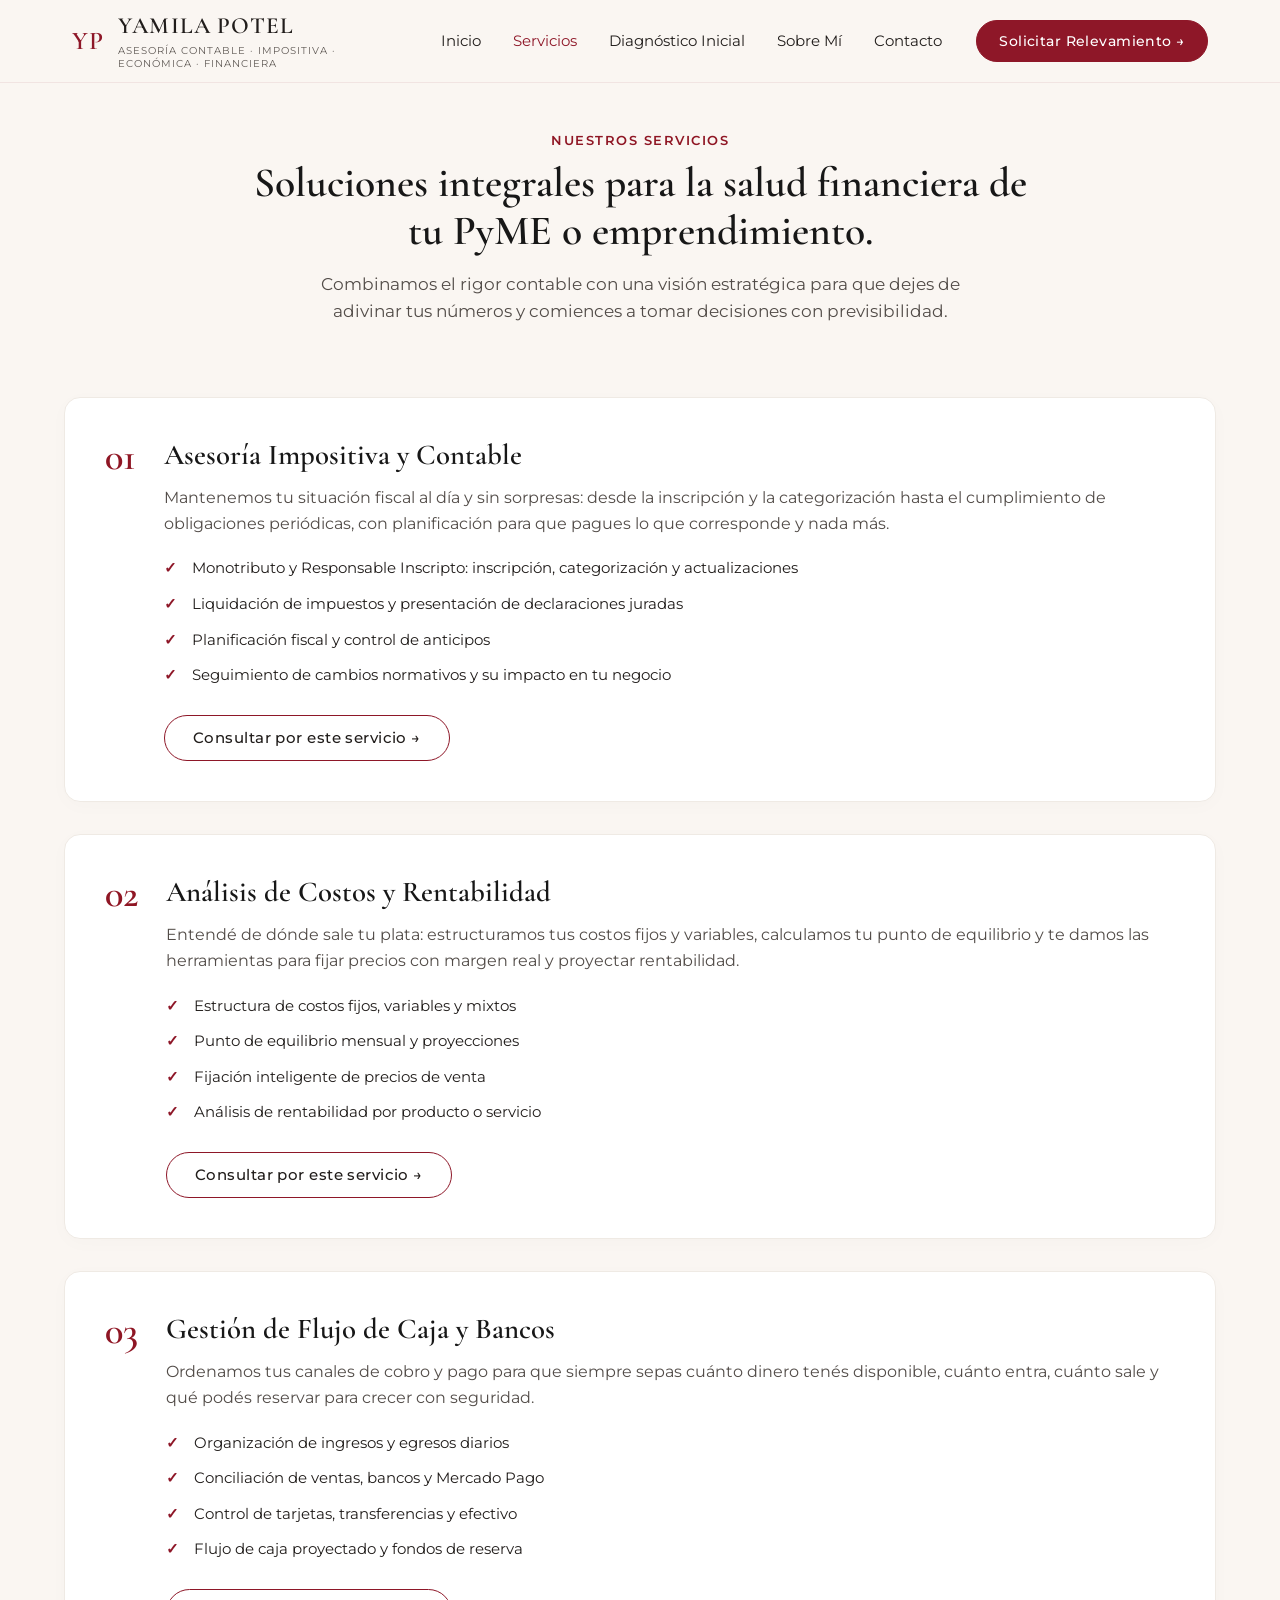
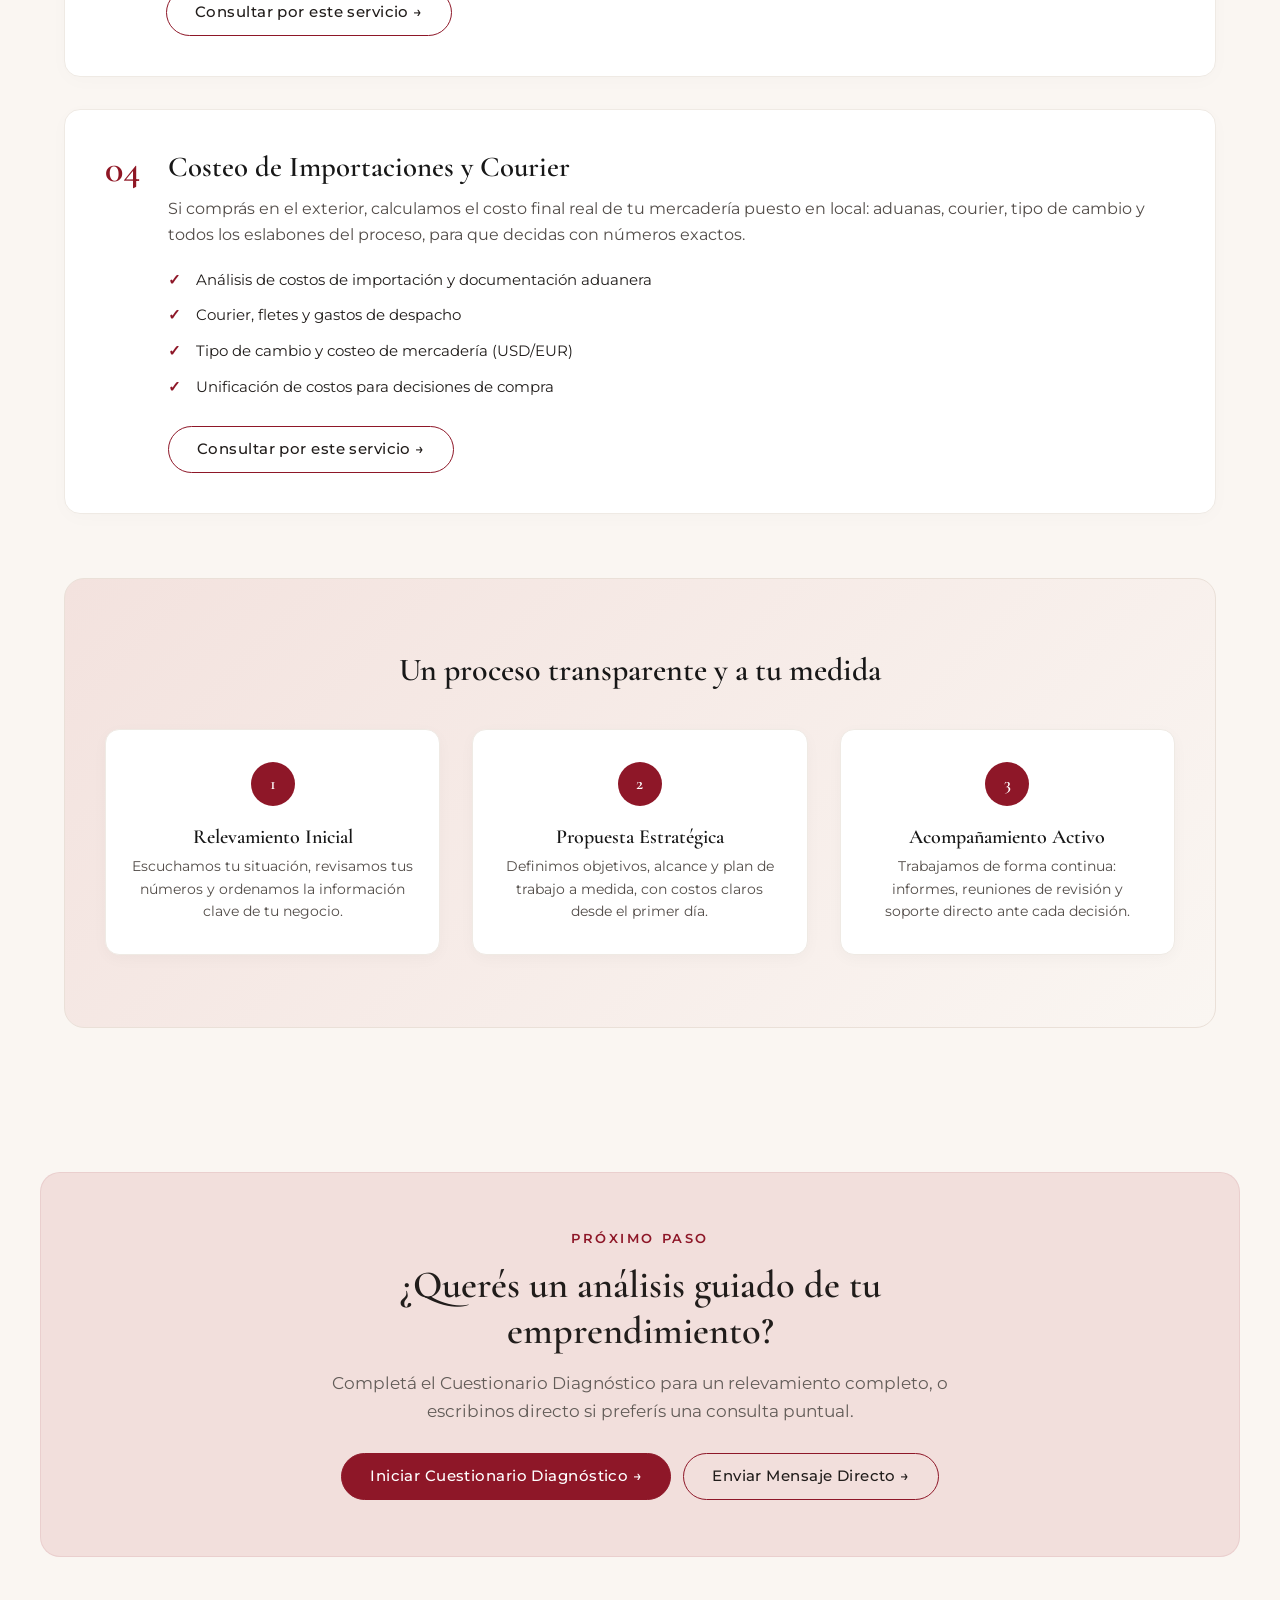
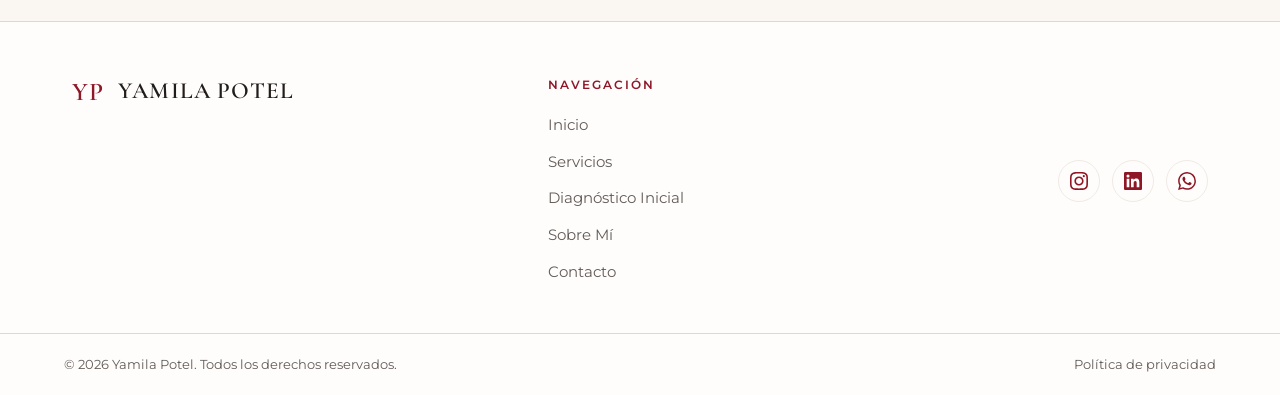
<file: Sistema/servicios.html>
<!DOCTYPE html>
<html lang="es">
<head>
  <meta charset="UTF-8">
  <meta name="viewport" content="width=device-width, initial-scale=1.0">
  <meta name="description" content="Servicios de asesoría impositiva y contable, análisis de costos, gestión de flujo de caja y costeo de importaciones de Yamila Potel para PyMEs y emprendimientos.">
  <title>Servicios | Yamila Potel - Asesoría Contable, Impositiva, Económica y Financiera</title>
  <link rel="preconnect" href="https://fonts.googleapis.com">
  <link rel="preconnect" href="https://fonts.gstatic.com" crossorigin>
  <link href="https://fonts.googleapis.com/css2?family=Cormorant+Garamond:ital,wght@0,400;0,500;0,600;0,700;1,500;1,600&family=Montserrat:wght@400;500;600&display=swap" rel="stylesheet">
  <link rel="stylesheet" href="css/styles.css">
</head>
<body>

  <!-- ============================ HEADER OFICIAL ============================ -->
  <header class="site-header" id="site-header">
    <div class="header-inner">

      <!-- Logo de marca -->
      <a class="brand" href="index.html" aria-label="Yamila Potel - Inicio">
        <span class="brand-monogram" aria-hidden="true">YP</span>
        <span class="brand-text">
          <span class="brand-name">Yamila Potel</span>
          <span class="brand-tagline">Asesoría Contable · Impositiva · Económica · Financiera</span>
        </span>
      </a>

      <!-- Menú de navegación (drawer a pantalla completa en móvil) -->
      <nav class="site-nav" id="site-nav" aria-label="Navegación principal">

        <button class="nav-close" id="nav-close" type="button" aria-label="Cerrar menú de navegación">
          <span class="nav-close-icon" aria-hidden="true"></span>
        </button>

        <ul class="site-nav-list">
          <li><a class="site-nav-link" href="index.html">Inicio</a></li>
          <li><a class="site-nav-link is-active" href="servicios.html" aria-current="page">Servicios</a></li>
          <li><a class="site-nav-link" href="diagnostico.html">Diagnóstico Inicial</a></li>
          <li><a class="site-nav-link" href="sobre-mi.html">Sobre Mí</a></li>
          <li><a class="site-nav-link" href="contacto.html">Contacto</a></li>
        </ul>

        <a class="btn btn-primary nav-mobile-cta" href="diagnostico.html">Solicitar Relevamiento &rarr;</a>
      </nav>

      <!-- Botón CTA -->
      <a class="btn btn-primary header-cta" href="diagnostico.html">Solicitar Relevamiento &rarr;</a>

      <!-- Menú hamburguesa (mobile) -->
      <button
        class="nav-toggle"
        id="nav-toggle"
        type="button"
        aria-label="Abrir menú de navegación"
        aria-controls="site-nav"
        aria-expanded="false">
        <span class="nav-toggle-bar"></span>
        <span class="nav-toggle-bar"></span>
        <span class="nav-toggle-bar"></span>
      </button>

    </div>
  </header>

  <main>

    <!-- ======================= HERO DE SERVICIOS ======================= -->
    <section class="servicios-hero" aria-labelledby="servicios-title">
      <span class="servicios-kicker">Nuestros servicios</span>

      <h1 class="servicios-title" id="servicios-title">Soluciones integrales para la salud financiera de tu PyME o emprendimiento.</h1>

      <p class="servicios-lead">Combinamos el rigor contable con una visión estratégica para que dejes de adivinar tus números y comiences a tomar decisiones con previsibilidad.</p>
    </section>

    <!-- ======================= DETALLE DE SERVICIOS ======================= -->
    <section class="servicios-list-section" aria-label="Detalle de servicios profesionales">
      <div class="servicios-list-inner">

        <!-- SERVICIO 01 -->
        <article class="servicio-row-card fade-in-element" id="servicio-01">
          <div class="servicio-row-head">
            <span class="servicio-row-number" aria-hidden="true">01</span>
            <div class="servicio-row-body">
              <h2 class="servicio-row-title">Asesoría Impositiva y Contable</h2>
              <p class="servicio-row-text">Mantenemos tu situación fiscal al día y sin sorpresas: desde la inscripción y la categorización hasta el cumplimiento de obligaciones periódicas, con planificación para que pagues lo que corresponde y nada más.</p>

              <ul class="service-checklist">
                <li>Monotributo y Responsable Inscripto: inscripción, categorización y actualizaciones</li>
                <li>Liquidación de impuestos y presentación de declaraciones juradas</li>
                <li>Planificación fiscal y control de anticipos</li>
                <li>Seguimiento de cambios normativos y su impacto en tu negocio</li>
              </ul>

              <a class="btn btn-secondary servicio-row-cta" href="contacto.html?servicio=impositiva">Consultar por este servicio &rarr;</a>
            </div>
          </div>
        </article>

        <!-- SERVICIO 02 -->
        <article class="servicio-row-card fade-in-element" id="servicio-02">
          <div class="servicio-row-head">
            <span class="servicio-row-number" aria-hidden="true">02</span>
            <div class="servicio-row-body">
              <h2 class="servicio-row-title">Análisis de Costos y Rentabilidad</h2>
              <p class="servicio-row-text">Entendé de dónde sale tu plata: estructuramos tus costos fijos y variables, calculamos tu punto de equilibrio y te damos las herramientas para fijar precios con margen real y proyectar rentabilidad.</p>

              <ul class="service-checklist">
                <li>Estructura de costos fijos, variables y mixtos</li>
                <li>Punto de equilibrio mensual y proyecciones</li>
                <li>Fijación inteligente de precios de venta</li>
                <li>Análisis de rentabilidad por producto o servicio</li>
              </ul>

              <a class="btn btn-secondary servicio-row-cta" href="contacto.html?servicio=costos">Consultar por este servicio &rarr;</a>
            </div>
          </div>
        </article>

        <!-- SERVICIO 03 -->
        <article class="servicio-row-card fade-in-element" id="servicio-03">
          <div class="servicio-row-head">
            <span class="servicio-row-number" aria-hidden="true">03</span>
            <div class="servicio-row-body">
              <h2 class="servicio-row-title">Gestión de Flujo de Caja y Bancos</h2>
              <p class="servicio-row-text">Ordenamos tus canales de cobro y pago para que siempre sepas cuánto dinero tenés disponible, cuánto entra, cuánto sale y qué podés reservar para crecer con seguridad.</p>

              <ul class="service-checklist">
                <li>Organización de ingresos y egresos diarios</li>
                <li>Conciliación de ventas, bancos y Mercado Pago</li>
                <li>Control de tarjetas, transferencias y efectivo</li>
                <li>Flujo de caja proyectado y fondos de reserva</li>
              </ul>

              <a class="btn btn-secondary servicio-row-cta" href="contacto.html?servicio=flujo">Consultar por este servicio &rarr;</a>
            </div>
          </div>
        </article>

        <!-- SERVICIO 04 -->
        <article class="servicio-row-card fade-in-element" id="servicio-04">
          <div class="servicio-row-head">
            <span class="servicio-row-number" aria-hidden="true">04</span>
            <div class="servicio-row-body">
              <h2 class="servicio-row-title">Costeo de Importaciones y Courier</h2>
              <p class="servicio-row-text">Si comprás en el exterior, calculamos el costo final real de tu mercadería puesto en local: aduanas, courier, tipo de cambio y todos los eslabones del proceso, para que decidas con números exactos.</p>

              <ul class="service-checklist">
                <li>Análisis de costos de importación y documentación aduanera</li>
                <li>Courier, fletes y gastos de despacho</li>
                <li>Tipo de cambio y costeo de mercadería (USD/EUR)</li>
                <li>Unificación de costos para decisiones de compra</li>
              </ul>

              <a class="btn btn-secondary servicio-row-cta" href="contacto.html?servicio=importaciones">Consultar por este servicio &rarr;</a>
            </div>
          </div>
        </article>

      </div>
    </section>

    <!-- ======================= CÓMO TRABAJAMOS ======================= -->
    <section class="como-trabajamos-wrap" aria-labelledby="proceso-title">
      <div class="como-trabajamos">
        <h2 class="como-trabajamos-title fade-in-element" id="proceso-title">Un proceso transparente y a tu medida</h2>

        <ol class="como-trabajamos-steps">
          <li class="proceso-card fade-in-element">
            <span class="proceso-number" aria-hidden="true">1</span>
            <h3 class="como-paso-title">Relevamiento Inicial</h3>
            <p class="como-paso-text">Escuchamos tu situación, revisamos tus números y ordenamos la información clave de tu negocio.</p>
          </li>

          <li class="proceso-card fade-in-element">
            <span class="proceso-number" aria-hidden="true">2</span>
            <h3 class="como-paso-title">Propuesta Estratégica</h3>
            <p class="como-paso-text">Definimos objetivos, alcance y plan de trabajo a medida, con costos claros desde el primer día.</p>
          </li>

          <li class="proceso-card fade-in-element">
            <span class="proceso-number" aria-hidden="true">3</span>
            <h3 class="como-paso-title">Acompañamiento Activo</h3>
            <p class="como-paso-text">Trabajamos de forma continua: informes, reuniones de revisión y soporte directo ante cada decisión.</p>
          </li>
        </ol>
      </div>
    </section>

    <!-- ======================= CTA CIERRE ======================= -->
    <section class="section section-cta section-padding" aria-labelledby="servicios-cta-title">
      <div class="cta-banner fade-in-element">
        <span class="section-kicker">Próximo paso</span>
        <h2 class="section-title" id="servicios-cta-title">¿Querés un análisis guiado de tu emprendimiento?</h2>
        <p class="cta-text">Completá el Cuestionario Diagnóstico para un relevamiento completo, o escribinos directo si preferís una consulta puntual.</p>

        <div class="servicios-cta-actions">
          <a class="btn btn-primary" href="diagnostico.html">Iniciar Cuestionario Diagnóstico &rarr;</a>
          <a class="btn btn-secondary" href="contacto.html">Enviar Mensaje Directo &rarr;</a>
        </div>
      </div>
    </section>

  </main>

  <!-- ============================ FOOTER OFICIAL ============================ -->
  <footer class="site-footer">
    <div class="footer-inner">

      <div class="footer-grid">

        <!-- Columna 1: Marca -->
        <div class="footer-col footer-brand">
          <a class="brand" href="index.html" aria-label="Yamila Potel - Inicio">
            <span class="brand-monogram" aria-hidden="true">YP</span>
            <span class="brand-text">
              <span class="brand-name">Yamila Potel</span>
            </span>
          </a>
        </div>

        <!-- Columna 2: Navegación rápida -->
        <nav class="footer-col" aria-label="Navegación rápida">
          <h3 class="footer-heading">Navegación</h3>
          <ul class="footer-links">
            <li><a href="index.html">Inicio</a></li>
            <li><a href="servicios.html">Servicios</a></li>
            <li><a href="diagnostico.html">Diagnóstico Inicial</a></li>
            <li><a href="sobre-mi.html">Sobre Mí</a></li>
            <li><a href="contacto.html">Contacto</a></li>
          </ul>
        </nav>

        <!-- Columna 3: Redes sociales -->
        <div class="footer-col footer-social">
          <a href="https://instagram.com/" target="_blank" rel="noopener noreferrer" aria-label="Instagram">
            <svg viewBox="0 0 24 24" fill="currentColor" aria-hidden="true">
              <path d="M12 0C8.74 0 8.333.015 7.053.072 5.775.132 4.905.333 4.14.63c-.789.306-1.459.717-2.126 1.384S.935 3.35.63 4.14C.333 4.905.131 5.775.072 7.053.012 8.333 0 8.741 0 12s.015 3.667.072 4.947c.06 1.277.261 2.148.558 2.913.306.788.717 1.459 1.384 2.126.667.666 1.336 1.079 2.126 1.384.766.296 1.636.499 2.913.558C8.333 23.988 8.741 24 12 24s3.667-.015 4.947-.072c1.277-.06 2.148-.262 2.913-.558.788-.306 1.459-.718 2.126-1.384.666-.667 1.079-1.335 1.384-2.126.296-.765.499-1.636.558-2.913.06-1.28.072-1.687.072-4.947s-.015-3.667-.072-4.947c-.06-1.277-.262-2.149-.558-2.913-.306-.789-.718-1.459-1.384-2.126C21.319 1.347 20.651.935 19.86.63c-.765-.297-1.636-.499-2.913-.558C15.667.012 15.259 0 12 0zm0 2.16c3.203 0 3.585.016 4.85.071 1.17.055 1.805.249 2.227.415.562.217.96.477 1.382.896.419.42.679.819.896 1.381.164.422.36 1.057.413 2.227.057 1.266.07 1.646.07 4.85s-.015 3.585-.074 4.85c-.061 1.17-.256 1.805-.421 2.227-.224.562-.479.96-.899 1.382-.419.419-.824.679-1.38.896-.42.164-1.065.36-2.235.413-1.274.057-1.649.07-4.859.07-3.211 0-3.586-.015-4.859-.074-1.171-.061-1.816-.256-2.236-.421-.569-.224-.96-.479-1.379-.899-.421-.419-.69-.824-.9-1.38-.165-.42-.359-1.065-.42-2.235-.045-1.26-.061-1.649-.061-4.844 0-3.196.016-3.586.061-4.861.061-1.17.255-1.814.42-2.234.21-.57.479-.96.9-1.381.419-.419.81-.689 1.379-.898.42-.166 1.051-.361 2.221-.421 1.275-.045 1.65-.06 4.859-.06l.045.03zm0 3.678a6.162 6.162 0 1 0 0 12.324 6.162 6.162 0 0 0 0-12.324zM12 16c-2.21 0-4-1.79-4-4s1.79-4 4-4 4 1.79 4 4-1.79 4-4 4zm7.846-10.405a1.441 1.441 0 0 1-2.88 0 1.44 1.44 0 0 1 2.88 0z"/>
            </svg>
          </a>

          <a href="https://www.linkedin.com/" target="_blank" rel="noopener noreferrer" aria-label="LinkedIn">
            <svg viewBox="0 0 24 24" fill="currentColor" aria-hidden="true">
              <path d="M20.447 20.452h-3.554v-5.569c0-1.328-.027-3.037-1.852-3.037-1.853 0-2.136 1.445-2.136 2.939v5.667H9.351V9h3.414v1.561h.046c.477-.9 1.637-1.85 3.37-1.85 3.601 0 4.267 2.37 4.267 5.455v6.286zM5.337 7.433a2.062 2.062 0 1 1 0-4.125 2.062 2.062 0 0 1 0 4.125zM7.119 20.452H3.555V9h3.564v11.452zM22.225 0H1.771C.792 0 0 .774 0 1.729v20.542C0 23.227.792 24 1.771 24h20.451C23.2 24 24 23.227 24 22.271V1.729C24 .774 23.2 0 22.225 0z"/>
            </svg>
          </a>

          <a href="https://wa.me/" target="_blank" rel="noopener noreferrer" aria-label="WhatsApp">
            <svg viewBox="0 0 24 24" fill="currentColor" aria-hidden="true">
              <path d="M17.472 14.382c-.297-.149-1.758-.867-2.03-.967-.273-.099-.471-.148-.67.15-.197.297-.767.966-.94 1.164-.173.199-.347.223-.644.075-.297-.15-1.255-.463-2.39-1.475-.883-.788-1.48-1.761-1.653-2.059-.173-.297-.018-.458.13-.606.134-.133.298-.347.446-.52.149-.174.198-.298.298-.497.099-.198.05-.371-.025-.52-.075-.149-.669-1.612-.916-2.207-.242-.579-.487-.5-.669-.51a12.8 12.8 0 0 0-.57-.01c-.198 0-.52.074-.792.372-.272.297-1.04 1.016-1.04 2.479 0 1.462 1.065 2.875 1.213 3.074.149.198 2.096 3.2 5.077 4.487.709.306 1.262.489 1.694.625.712.227 1.36.195 1.871.118.571-.085 1.758-.719 2.006-1.413.248-.694.248-1.289.173-1.413-.074-.124-.272-.198-.57-.347m-5.421 7.403h-.004a9.87 9.87 0 0 1-5.031-1.378l-.361-.214-3.741.982.998-3.648-.235-.374a9.86 9.86 0 0 1-1.51-5.26c.001-5.45 4.436-9.884 9.888-9.884 2.64 0 5.122 1.03 6.988 2.898a9.825 9.825 0 0 1 2.893 6.994c-.003 5.45-4.437 9.884-9.885 9.884m8.413-18.297A11.815 11.815 0 0 0 12.05 0C5.495 0 .16 5.335.157 11.892c0 2.096.547 4.142 1.588 5.945L.057 24l6.305-1.654a11.882 11.882 0 0 0 5.683 1.448h.005c6.554 0 11.89-5.335 11.893-11.893a11.821 11.821 0 0 0-3.48-8.413Z"/>
            </svg>
          </a>
        </div>

      </div>
    </div>

    <!-- Barra inferior de copyright -->
    <div class="footer-bottom">
      <p>&copy; 2026 Yamila Potel. Todos los derechos reservados.</p>
      <a class="footer-privacidad" href="politica-de-privacidad.html">Política de privacidad</a>
    </div>
  </footer>

  <script src="js/app.js"></script>
  <script src="js/main.js" defer></script>
</body>
</html>
</file>
<file: Sistema/css/styles.css>
/* ==========================================================================
   YAMILA POTEL - Asesoría Contable, Impositiva, Económica y Financiera
   Hoja de estilos global | CSS nativo sin frameworks externos
   ========================================================================== */

/* --------------------------------------------------------------------------
   1. CSS Reset moderno
   -------------------------------------------------------------------------- */
*,
*::before,
*::after {
  box-sizing: border-box;
  margin: 0;
  padding: 0;
}

html {
  -webkit-text-size-adjust: 100%;
  scroll-behavior: smooth;
}

body,
h1,
h2,
h3,
h4,
h5,
h6,
p,
ul,
ol,
figure,
blockquote,
dl,
dd {
  margin: 0;
  padding: 0;
}

ul,
ol {
  list-style: none;
}

img,
picture,
video,
canvas,
svg {
  display: block;
  max-width: 100%;
}

input,
button,
textarea,
select {
  font: inherit;
  color: inherit;
}

button {
  background: none;
  border: none;
}

a {
  color: inherit;
  text-decoration: none;
}

table {
  border-collapse: collapse;
  border-spacing: 0;
}

/* --------------------------------------------------------------------------
   2. Variables globales (Design Tokens)
   -------------------------------------------------------------------------- */
:root {
  --bordo-principal: #8E1728;
  --bordo-oscuro: #70131F;
  --rosa-empolvado: #F2DFDC;
  --beige-rosado: #E8D4CA;
  --crema-fondo: #FAF6F2;
  --blanco-calido: #FFFDFC;
  --negro-calido: #211D1B;
  --gris-calido: #625C58;
  --camel-acento: #B98B73;

  --font-serif: 'Cormorant Garamond', serif;
  --font-sans: 'Montserrat', sans-serif;

  --radio-suave: 16px;
  --radio-capsula: 50px;
  --sombra-sutil: 0 12px 32px rgba(33, 29, 27, 0.08);
  --sombra-media: 0 18px 44px rgba(33, 29, 27, 0.12);
  --borde-sutil: 1px solid rgba(33, 29, 27, 0.08);
  --transicion-base: all 0.3s ease;

  --container-ancho: 1200px;
  --header-alto: 75px;
}

/* --------------------------------------------------------------------------
   3. Configuración global del body
   -------------------------------------------------------------------------- */
body {
  background-color: var(--crema-fondo);
  color: var(--negro-calido);
  font-family: var(--font-sans);
  line-height: 1.6;
  font-weight: 400;
  -webkit-font-smoothing: antialiased;
  -moz-osx-font-smoothing: grayscale;
  min-height: 100vh;
}

/* --------------------------------------------------------------------------
   4. Jerarquía tipográfica
   -------------------------------------------------------------------------- */
h1,
h2,
h3,
h4 {
  font-family: var(--font-serif);
  font-weight: 600;
  line-height: 1.15;
  color: var(--negro-calido);
}

h5,
h6 {
  font-family: var(--font-serif);
  font-weight: 600;
  line-height: 1.25;
  color: var(--negro-calido);
}

h1 {
  font-size: clamp(2.5rem, 5vw, 4rem);
}

h2 {
  font-size: clamp(2rem, 4vw, 3rem);
}

h3 {
  font-size: clamp(1.5rem, 3vw, 2.25rem);
}

h4 {
  font-size: clamp(1.25rem, 2.5vw, 1.75rem);
}

h5 {
  font-size: clamp(1.1rem, 2vw, 1.35rem);
}

h6 {
  font-size: clamp(1rem, 1.5vw, 1.15rem);
}

p {
  color: var(--gris-calido);
  margin-bottom: 1rem;
}

.text-serif {
  font-family: var(--font-serif);
}

.text-sans {
  font-family: var(--font-sans);
}

/* --------------------------------------------------------------------------
   5. Componentes base - Botones cápsula
   -------------------------------------------------------------------------- */
.btn {
  border-radius: 50px;
  padding: 12px 28px;
  font-family: var(--font-sans);
  font-weight: 500;
  text-decoration: none;
  display: inline-flex;
  align-items: center;
  justify-content: center;
  gap: 8px;
  cursor: pointer;
  border: none;
  font-size: 0.92rem;
  letter-spacing: 0.03em;
  line-height: 1.4;
  white-space: nowrap;
  transition: all 0.3s cubic-bezier(0.25, 0.8, 0.25, 1);
}

.btn,
button {
  cursor: pointer;
  transition: all 0.3s cubic-bezier(0.25, 0.8, 0.25, 1);
}

.btn-primary {
  background-color: #8E1728;
  color: #FFFFFF;
  border: 1px solid #8E1728;
  border-radius: 50px;
  font-weight: 500;
}

.btn-primary:hover,
.btn-primary:focus-visible {
  background-color: #6B101E;
  border-color: #6B101E;
  color: #FFFFFF;
  transform: translateY(-3px);
  box-shadow: 0 6px 18px rgba(142, 23, 40, 0.28);
}

.btn-secondary {
  background-color: transparent;
  border: 1.5px solid #8E1728;
  color: #211D1B;
  border-radius: 50px;
  font-weight: 500;
}

.btn-secondary:hover,
.btn-secondary:focus-visible {
  background-color: #8E1728;
  color: #FFFFFF;
  transform: translateY(-3px);
  box-shadow: 0 6px 18px rgba(142, 23, 40, 0.2);
}

/* --------------------------------------------------------------------------
   6. Contenedores de imágenes
   -------------------------------------------------------------------------- */
.img-container {
  width: 100%;
  max-width: 100%;
  box-sizing: border-box;
  margin-left: 0;
  margin-right: 0;
  border-radius: 16px;
  overflow: hidden;
  background-color: var(--beige-rosado);
  box-shadow: 0 12px 32px rgba(33, 29, 27, 0.08);
  transition: box-shadow 0.3s ease, transform 0.3s ease;
}

.img-container:hover {
  box-shadow: 0 18px 44px rgba(33, 29, 27, 0.14);
}

.img-placeholder {
  width: 100%;
  height: 100%;
  object-fit: cover;
  display: block;
  background-color: var(--beige-rosado);
  color: var(--gris-calido);
  font-family: var(--font-sans);
  font-size: 0.85rem;
  text-align: center;
  line-height: 1.6;
}

/* Variantes de proporción editorial */
.img-container.is-1x1 {
  aspect-ratio: 1 / 1;
}

.img-container.is-4x3 {
  aspect-ratio: 4 / 3;
}

.img-container.is-3x4 {
  aspect-ratio: 3 / 4;
}

.img-container.is-16x9 {
  aspect-ratio: 16 / 9;
}

/* --------------------------------------------------------------------------
   7. Header oficial + navegación
   -------------------------------------------------------------------------- */
.site-header {
  position: sticky;
  top: 0;
  z-index: 1000;
  background-color: var(--crema-fondo);
  border-bottom: 1px solid rgba(142, 23, 40, 0.08);
}

.header-inner {
  max-width: var(--container-ancho);
  margin: 0 auto;
  padding: 0.8rem 2rem;
  min-height: 70px;
  display: grid;
  grid-template-columns: auto 1fr auto;
  align-items: center;
  gap: 32px;
}

/* Logo de marca */
.brand {
  display: flex;
  align-items: center;
  gap: 14px;
}

.brand-monogram {
  flex-shrink: 0;
  background: none;
  color: var(--bordo-principal);
  font-family: var(--font-serif);
  font-weight: 600;
  font-size: 1.6rem;
  letter-spacing: 0.04em;
  display: flex;
  align-items: center;
  line-height: 1;
}

.brand-text {
  display: flex;
  flex-direction: column;
  line-height: 1.2;
}

.brand-name {
  font-family: var(--font-serif);
  font-weight: 600;
  font-size: 1.45rem;
  letter-spacing: 0.05em;
  text-transform: uppercase;
  white-space: nowrap;
  color: var(--negro-calido);
}

.brand-tagline {
  font-family: var(--font-sans);
  font-weight: 400;
  font-size: 0.62rem;
  line-height: 1.3;
  letter-spacing: 0.1em;
  text-transform: uppercase;
  color: var(--gris-calido);
  margin-top: 3px;
}

/* Menú de navegación */
.site-nav {
  justify-self: center;
}

/* Cierre y CTA del drawer (solo móviles) */
.nav-close,
.nav-mobile-cta {
  display: none;
}

.site-nav-list {
  display: flex;
  align-items: center;
  gap: 28px;
}

.site-nav-link {
  position: relative;
  font-family: var(--font-sans);
  font-size: 0.95rem;
  font-weight: 400;
  color: var(--negro-calido);
  padding: 8px 2px;
  white-space: nowrap;
  transition: color 0.3s ease;
}

.site-nav-link:hover,
.site-nav-link:focus-visible {
  color: var(--bordo-principal);
}

.site-nav-link.is-active {
  color: var(--bordo-principal);
}

/* CTA del header */
.header-cta {
  justify-self: end;
  padding: 0.6rem 1.4rem;
  font-size: 0.9rem;
}

/* Botón hamburguesa */
.nav-toggle {
  display: none;
  width: 44px;
  height: 44px;
  padding: 10px;
  flex-direction: column;
  justify-content: center;
  align-items: center;
  gap: 5px;
  cursor: pointer;
  border: var(--borde-sutil);
  border-radius: 8px;
  background-color: var(--blanco-calido);
}

.nav-toggle-bar {
  display: block;
  width: 22px;
  height: 2px;
  background-color: var(--bordo-principal);
  border-radius: 2px;
  transition: transform 0.3s ease, opacity 0.3s ease;
}

/* --------------------------------------------------------------------------
   8. Sección Hero
   -------------------------------------------------------------------------- */
.hero {
  width: 100%;
  overflow: hidden;
  min-height: 75vh;
  max-width: var(--container-ancho);
  margin: 0 auto;
  padding: 3.5rem 2rem;
  display: flex;
  align-items: center;
  gap: 3rem;
}

.hero-content {
  flex: 1 1 0;
  min-width: 0;
}

.hero-title {
  font-family: var(--font-serif);
  font-weight: 500;
  font-size: 2.8rem;
  line-height: 1.15;
  color: var(--negro-calido);
  margin-bottom: 1rem;
}

.hero-subtitle {
  font-family: var(--font-sans);
  font-size: 1.05rem;
  font-weight: 400;
  line-height: 1.5;
  color: var(--gris-calido);
  max-width: 540px;
  margin-bottom: 1.5rem;
}

.hero-buttons {
  display: flex;
  gap: 1rem;
  align-items: center;
  flex-wrap: wrap;
}

.hero-buttons .btn {
  padding: 0.8rem 1.6rem;
  border-radius: 50px;
}

/* Fila de features de confianza bajo los botones */
.hero-features {
  display: flex;
  flex-direction: row;
  flex-wrap: wrap;
  align-items: center;
  justify-content: flex-start;
  gap: 1.2rem;
  list-style: none;
  padding: 0;
  margin: 1.5rem 0 0;
}

.hero-feature {
  display: flex;
  align-items: center;
  gap: 0.5rem;
  font-family: var(--font-sans);
  font-size: 0.825rem;
  font-weight: 400;
  color: var(--gris-calido);
  white-space: nowrap;
}

.hero-feature-icon {
  width: 28px;
  height: 28px;
  flex-shrink: 0;
  display: inline-flex;
  align-items: center;
  justify-content: center;
  border: 1px solid var(--bordo-principal);
  border-radius: 50%;
  color: var(--bordo-principal);
}

.hero-feature-icon svg {
  width: 14px;
  height: 14px;
}

.hero-visual {
  position: relative;
  flex: 1 1 0;
  min-width: 0;
  display: flex;
  justify-content: center;
}

/* Fotografía limpia del hero, sin marcos ni adornos */
.hero-image {
  width: 100%;
  max-width: 420px;
  aspect-ratio: 4 / 5;
  object-fit: cover;
  object-position: center top;
  border-radius: 20px;
  display: block;
  filter: drop-shadow(0 10px 25px rgba(0, 0, 0, 0.06));
}

/* Detalle manuscrito flotante (Sobre Mí) */
.hero-handwritten {
  position: absolute;
  top: -10px;
  right: 8px;
  z-index: 3;
  max-width: 12rem;
  font-family: "Caveat", cursive;
  font-style: italic;
  font-weight: 500;
  font-size: 1.1rem;
  line-height: 1.2;
  text-align: right;
  color: var(--bordo-principal);
  transform: rotate(-3deg);
  text-shadow: 0 1px 6px rgba(255, 253, 252, 0.75);
  pointer-events: none;
}

/* --------------------------------------------------------------------------
   9. Secciones de la Home
   -------------------------------------------------------------------------- */
.section-padding {
  padding: 4rem 0;
}

.section-inner {
  max-width: var(--container-ancho);
  margin: 0 auto;
  padding: 0 2rem;
}

.section-header {
  max-width: 720px;
  margin: 0 auto 3rem;
  text-align: center;
}

.section-kicker {
  display: block;
  font-family: var(--font-sans);
  font-size: 0.8rem;
  font-weight: 600;
  letter-spacing: 0.2em;
  text-transform: uppercase;
  color: var(--bordo-principal);
  margin-bottom: 0.75rem;
}

.section-title {
  font-family: var(--font-serif);
  font-weight: 600;
  font-size: clamp(2rem, 3vw, 2.75rem);
  line-height: 1.2;
  color: var(--negro-calido);
}

/* Sección Desafíos frecuentes */
.section-desafios {
  padding: 5rem 0;
}

.desafios-kicker {
  font-family: var(--font-sans);
  font-size: 0.85rem;
  font-weight: 600;
  letter-spacing: 1.5px;
  text-transform: uppercase;
  text-align: center;
  color: var(--bordo-principal);
  margin-bottom: 2.5rem;
}

.desafios-grid {
  display: grid;
  grid-template-columns: repeat(3, 1fr);
  gap: 2rem;
  align-items: stretch;
}

.card-desafio {
  display: flex;
  flex-direction: column;
  justify-content: flex-start;
  align-items: flex-start;
  background-color: #ffffff;
  padding: 2.25rem 1.75rem;
  border-radius: 16px;
  border: 1px solid #efeae4;
  box-shadow: 0 4px 20px rgba(0, 0, 0, 0.03);
  transition: box-shadow 0.3s ease, transform 0.3s ease;
}

.card-desafio:hover {
  transform: translateY(-4px);
  box-shadow: 0 16px 34px rgba(33, 29, 27, 0.08);
}

.card-desafio .icon-circle {
  width: 52px;
  height: 52px;
  margin-bottom: 1.25rem;
}

.card-desafio .icon-circle svg {
  width: 24px;
  height: 24px;
}

.card-desafio-body {
  min-width: 0;
}

/* Círculos con íconos lineales */
.icon-circle {
  width: 48px;
  height: 48px;
  flex-shrink: 0;
  display: inline-flex;
  align-items: center;
  justify-content: center;
  border-radius: 50%;
  background-color: #f3e2de;
  color: var(--bordo-principal);
}

.icon-circle svg {
  width: 22px;
  height: 22px;
}

.icon-circle-sm {
  width: 40px;
  height: 40px;
}

.icon-circle-sm svg {
  width: 18px;
  height: 18px;
}

.card-desafio-title {
  font-family: var(--font-serif);
  font-weight: 600;
  font-size: 1.2rem;
  line-height: 1.3;
  color: var(--negro-calido);
  margin-top: 0;
  margin-bottom: 0.75rem;
}

.card-desafio-text {
  font-size: 0.925rem;
  line-height: 1.5;
  color: #524C48;
  margin-bottom: 0;
}

/* Banner de Metodología */
.section-metodo {
  padding: 0;
}

.banner-metodologia {
  display: grid;
  grid-template-columns: 1fr 1.2fr;
  align-items: center;
  margin: 3rem auto;
  background-color: #f3e2de;
  border-radius: 16px;
  overflow: hidden;
}

.banner-metodologia-img {
  align-self: stretch;
  min-height: 280px;
}

.banner-metodologia-img img {
  display: block;
  width: 100%;
  height: 100%;
  min-height: 280px;
  object-fit: cover;
}

.banner-metodologia-body {
  padding: 3rem 2.5rem;
}

.banner-kicker {
  font-family: var(--font-sans);
  font-size: 0.8rem;
  font-weight: 600;
  letter-spacing: 1.5px;
  text-transform: uppercase;
  color: var(--bordo-principal);
  margin-bottom: 0.5rem;
}

.banner-title {
  font-family: var(--font-serif);
  font-weight: 600;
  font-size: 2.2rem;
  line-height: 1.2;
  color: var(--negro-calido);
  margin-top: 0;
  margin-bottom: 1rem;
}

.banner-text {
  font-size: 0.95rem;
  line-height: 1.5;
  color: var(--gris-calido);
  margin-bottom: 1.5rem;
}

.banner-metodologia .btn {
  padding: 0.75rem 1.5rem;
}

/* Tarjetas de servicios (preview) */
.servicios-grid {
  display: grid;
  grid-template-columns: repeat(4, 1fr);
  gap: 1.25rem;
  margin: 2rem 0;
}

.card-servicio {
  display: flex;
  flex-direction: column;
  align-items: flex-start;
  gap: 0.75rem;
  background-color: #ffffff;
  padding: 1.25rem;
  border-radius: 12px;
  border: 1px solid #efeae4;
  text-decoration: none;
  transition: transform 0.3s ease, border-color 0.3s ease, box-shadow 0.3s ease;
}

.card-servicio:hover,
.card-servicio:focus-visible {
  transform: translateY(-6px);
  border-color: var(--bordo-principal);
  box-shadow: 0 18px 36px rgba(33, 29, 27, 0.1);
}

.card-servicio-title {
  font-family: var(--font-serif);
  font-weight: 600;
  font-size: 1.15rem;
  line-height: 1.3;
  color: var(--negro-calido);
  margin-top: 0;
  margin-bottom: 0;
}

.card-servicio-text {
  font-size: 0.9rem;
  line-height: 1.5;
  color: var(--gris-calido);
  margin-bottom: 0;
}

.servicios-accion {
  text-align: center;
}

.btn-outline {
  background-color: transparent;
  border: 1px solid var(--bordo-principal);
  color: var(--negro-calido);
}

.btn-outline:hover,
.btn-outline:focus-visible {
  background-color: var(--rosa-empolvado);
  color: var(--negro-calido);
}

/* --------------------------------------------------------------------------
   10. Componentes reutilizables: page-hero (texto), checklists y banner CTA
   -------------------------------------------------------------------------- */
.page-hero-kicker {
  display: inline-block;
  font-family: var(--font-sans);
  font-size: 0.75rem;
  font-weight: 600;
  letter-spacing: 0.2em;
  text-transform: uppercase;
  color: var(--bordo-principal);
  margin-bottom: 0.75rem;
}

.page-hero-title {
  font-family: var(--font-serif);
  font-weight: 600;
  font-size: clamp(2.2rem, 3.5vw, 3.2rem);
  line-height: 1.15;
  color: var(--negro-calido);
  margin-bottom: 1rem;
}

.page-hero-text {
  font-size: 1.05rem;
  line-height: 1.6;
  color: var(--gris-calido);
  max-width: 540px;
  margin-bottom: 1.75rem;
}

/* Checklist con viñetas de tilde */
.service-checklist {
  display: flex;
  flex-direction: column;
  gap: 0.75rem;
}

.service-checklist li {
  position: relative;
  padding-left: 1.75rem;
  font-size: 0.95rem;
  line-height: 1.55;
  color: var(--negro-calido);
}

.service-checklist li::before {
  content: "\2713";
  position: absolute;
  left: 0;
  top: 0;
  color: var(--bordo-principal);
  font-weight: 600;
}

/* Banner de derivación al diagnóstico */
.cta-banner {
  max-width: min(var(--container-ancho), calc(100% - 4rem));
  margin: 0 auto;
  background-color: var(--rosa-empolvado);
  border: 1px solid rgba(142, 23, 40, 0.08);
  border-radius: 20px;
  padding: clamp(2.5rem, 5vw, 3.5rem);
  text-align: center;
}

.cta-banner .section-title {
  max-width: 720px;
  margin: 0 auto 1rem;
}

.cta-text {
  font-size: 1.05rem;
  line-height: 1.65;
  color: var(--gris-calido);
  max-width: 620px;
  margin: 0 auto 1.75rem;
}

/* --------------------------------------------------------------------------
   11. Footer oficial
   -------------------------------------------------------------------------- */
.site-footer {
  background-color: var(--blanco-calido);
  border-top: 1px solid var(--beige-rosado);
  padding-top: 3.5rem;
}

.footer-inner {
  max-width: var(--container-ancho);
  margin: 0 auto;
  padding: 0 2rem 3rem;
}

.footer-grid {
  display: grid;
  grid-template-columns: 1.4fr 1fr 1fr;
  gap: 48px;
}

.footer-col .brand {
  margin-bottom: 1.25rem;
}

.footer-heading {
  font-family: var(--font-sans);
  font-size: 0.75rem;
  font-weight: 600;
  letter-spacing: 0.16em;
  text-transform: uppercase;
  color: var(--bordo-principal);
  margin-bottom: 1.25rem;
}

.footer-links {
  display: flex;
  flex-direction: column;
  gap: 0.7rem;
}

.footer-links a {
  font-size: 0.92rem;
  color: var(--gris-calido);
  transition: color 0.3s ease;
}

.footer-links a:hover,
.footer-links a:focus-visible {
  color: var(--bordo-principal);
}

/* Redes sociales: íconos alineados a la derecha */
.footer-social {
  display: flex;
  justify-content: flex-end;
  align-items: center;
  gap: 0.75rem;
}

.footer-social a {
  width: 42px;
  height: 42px;
  border: 1px solid #EFEAE4;
  border-radius: 50%;
  display: inline-flex;
  align-items: center;
  justify-content: center;
  color: #8F1624;
  transition: background-color 0.3s ease, border-color 0.3s ease, transform 0.3s ease;
}

.footer-social a:hover,
.footer-social a:focus-visible {
  background-color: #F3E2DE;
  border-color: #8F1624;
  transform: translateY(-2px);
}

.footer-social svg {
  width: 18px;
  height: 18px;
}

.footer-bottom {
  border-top: 1px solid var(--beige-rosado);
  padding: 1.25rem 5%;
  display: flex;
  flex-wrap: wrap;
  align-items: center;
  justify-content: space-between;
  gap: 12px;
  background-color: var(--blanco-calido);
}

.footer-bottom p {
  margin-bottom: 0;
  font-size: 0.82rem;
  color: var(--gris-calido);
}

.footer-privacidad {
  font-size: 0.82rem;
  color: var(--gris-calido);
  transition: color 0.3s ease;
}

.footer-privacidad:hover,
.footer-privacidad:focus-visible {
  color: var(--bordo-principal);
}

/* --------------------------------------------------------------------------
   12. Utilidades
   -------------------------------------------------------------------------- */
.visually-hidden {
  position: absolute;
  width: 1px;
  height: 1px;
  padding: 0;
  margin: -1px;
  overflow: hidden;
  clip: rect(0, 0, 0, 0);
  white-space: nowrap;
  border: 0;
}

/* --------------------------------------------------------------------------
   13. Responsive
   -------------------------------------------------------------------------- */

/* Encuadre del hero en desktop: presencia de pantalla completa (75vh) */
@media (min-width: 992px) {
  .section-padding {
    padding-top: 5rem;
  }
}

/* Desktop: los 3 badges de confianza en una única fila horizontal */
@media (min-width: 1201px) {
  .hero {
    gap: 2.5rem;
  }

  .hero-features {
    flex-wrap: nowrap;
    gap: 1rem;
  }

  .hero-feature {
    font-size: 0.8rem;
  }

  .hero-visual {
    flex: 0 0 340px;
  }
}

@media (max-width: 1200px) {
  .brand-tagline {
    display: none;
  }
}

@media (max-width: 1100px) {
  .header-inner {
    gap: 16px;
  }

  .site-nav-list {
    gap: 18px;
  }

  .site-nav-link {
    font-size: 0.78rem;
  }

  .header-cta {
    padding: 0.55rem 1.1rem;
    font-size: 0.85rem;
  }

  .hero {
    gap: 2rem;
    padding: 2.5rem 2rem;
  }

  .servicios-grid {
    grid-template-columns: repeat(2, 1fr);
    gap: 20px;
  }
}

@media (max-width: 900px) {
  .banner-metodologia {
    grid-template-columns: 1fr;
  }

  .banner-metodologia-img,
  .banner-metodologia-img img {
    min-height: 220px;
  }

  .desafios-grid {
    gap: 1rem;
  }
}

@media (max-width: 768px) {
  .header-inner {
    grid-template-columns: 1fr auto;
    padding: 0.8rem 1.5rem;
    min-height: 70px;
  }

  .nav-toggle {
    display: flex;
    justify-self: end;
  }

  .header-cta {
    display: none;
  }

  /* Bloqueo de scroll del body con el drawer abierto */
  body.menu-open {
    overflow: hidden;
  }

  /* Drawer de navegación a pantalla completa */
  .site-nav {
    position: fixed;
    top: 0;
    left: 0;
    width: 100vw;
    height: 100vh;
    background-color: var(--crema-fondo);
    z-index: 2000;
    display: flex;
    flex-direction: column;
    justify-content: center;
    align-items: flex-start;
    padding: 5.5rem 2.5rem 3rem;
    transform: translateX(100%);
    opacity: 0;
    visibility: hidden;
    overflow-y: auto;
    transition: transform 0.4s ease, opacity 0.35s ease, visibility 0.4s ease;
  }

  .site-header.is-open .site-nav {
    transform: translateX(0);
    opacity: 1;
    visibility: visible;
  }

  /* Botón de cierre (esquina superior derecha) */
  .nav-close {
    display: flex;
    position: absolute;
    top: 18px;
    right: 20px;
    width: 44px;
    height: 44px;
    align-items: center;
    justify-content: center;
    background-color: var(--blanco-calido);
    border: 1px solid rgba(142, 23, 40, 0.18);
    border-radius: 50%;
    cursor: pointer;
    transition: background-color 0.3s ease;
  }

  .nav-close:hover,
  .nav-close:focus-visible {
    background-color: var(--rosa-empolvado);
  }

  .nav-close-icon {
    position: relative;
    display: block;
    width: 18px;
    height: 18px;
  }

  .nav-close-icon::before,
  .nav-close-icon::after {
    content: "";
    position: absolute;
    top: 50%;
    left: 0;
    width: 100%;
    height: 2px;
    background-color: var(--bordo-principal);
    border-radius: 2px;
  }

  .nav-close-icon::before {
    transform: translateY(-50%) rotate(45deg);
  }

  .nav-close-icon::after {
    transform: translateY(-50%) rotate(-45deg);
  }

  .site-nav-list {
    flex-direction: column;
    align-items: flex-start;
    gap: 0.25rem;
    width: 100%;
  }

  .site-nav-link {
    display: block;
    width: 100%;
    font-family: var(--font-serif);
    font-size: 1.5rem;
    font-weight: 600;
    color: var(--negro-calido);
    padding: 1rem 0;
    letter-spacing: 1px;
    border-bottom: 1px solid rgba(142, 23, 40, 0.12);
    transition: color 0.3s ease, padding-left 0.3s ease;
  }

  .site-nav-link:hover,
  .site-nav-link:focus-visible,
  .site-nav-link.is-active {
    color: var(--bordo-principal);
    padding-left: 8px;
  }

  /* CTA de conversión dentro del drawer */
  .nav-mobile-cta {
    display: inline-flex;
    margin-top: 2.5rem;
    font-family: var(--font-sans);
    font-size: 0.95rem;
    letter-spacing: 0.04em;
  }

  .site-header.is-open .nav-toggle-bar:nth-child(1) {
    transform: translateY(7px) rotate(45deg);
  }

  .site-header.is-open .nav-toggle-bar:nth-child(2) {
    opacity: 0;
  }

  .site-header.is-open .nav-toggle-bar:nth-child(3) {
    transform: translateY(-7px) rotate(-45deg);
  }

  /* Hero compacto para encuadrar el fold en móviles */
  .hero {
    flex-direction: column;
    align-items: center;
    justify-content: center;
    min-height: auto;
    padding: 1.5rem 1rem 1rem 1rem;
    gap: 1.5rem;
  }

  .hero-content,
  .hero-visual {
    flex: 1 1 auto;
    width: 100%;
  }

  .hero-content {
    text-align: center;
  }

  .hero-subtitle {
    margin-left: auto;
    margin-right: auto;
  }

  .hero-features {
    justify-content: center;
    gap: 0.7rem 1.25rem;
    margin-top: 0;
  }

  .hero-feature {
    font-size: 0.8rem;
  }

  .hero-feature-icon {
    width: 30px;
    height: 30px;
  }

  .hero-feature-icon svg {
    width: 14px;
    height: 14px;
  }

  .hero-handwritten {
    top: -8px;
    right: 0;
    max-width: 9.5rem;
    font-size: 1.05rem;
  }


  .hero-title,
  .hero h1 {
    font-size: 1.8rem;
    line-height: 1.25;
    margin-bottom: 0.75rem;
  }

  .hero-subtitle,
  .hero p {
    font-size: 0.95rem;
    line-height: 1.45;
    margin-bottom: 1rem;
  }

  .hero-buttons {
    width: 100%;
    justify-content: center;
    gap: 0.5rem;
    margin-bottom: 1.25rem;
  }

  .hero-buttons .btn {
    flex: 1 1 auto;
    min-width: 200px;
    padding: 0.75rem 1.25rem;
    font-size: 0.9rem;
  }

  .hero-image {
    max-width: 100%;
    border-radius: 16px;
  }

  .section-padding {
    padding: 3rem 0;
  }

  .section-header {
    margin-bottom: 2.25rem;
  }

  .desafios-grid {
    grid-template-columns: 1fr;
  }

  .servicios-grid {
    grid-template-columns: repeat(2, 1fr);
    gap: 16px;
  }

  .page-hero-actions {
    display: flex;
    justify-content: center;
    flex-wrap: wrap;
    gap: 0.75rem;
  }

  .sobre-hero {
    justify-items: center;
  }

  .sobre-hero-content {
    text-align: center;
  }

  .page-hero-kicker {
    font-size: 0.7rem;
    margin-bottom: 0.5rem;
  }

  .page-hero-title {
    font-size: clamp(1.75rem, 6vw, 2.1rem);
    line-height: 1.25;
    margin-bottom: 0.75rem;
  }

  .page-hero-text {
    font-size: 0.95rem;
    line-height: 1.45;
    margin-bottom: 1.25rem;
    margin-left: auto;
    margin-right: auto;
  }

  .cta-banner {
    padding: 2rem 1.5rem;
    border-radius: 16px;
  }

  .cta-text {
    font-size: 0.95rem;
    line-height: 1.5;
    margin-bottom: 1.5rem;
  }

  .card-desafio {
    padding: 1.25rem;
  }

  .card-servicio {
    padding: 1.5rem;
  }

  .banner-metodologia-body {
    padding: 2rem 1.5rem;
  }

  .banner-title {
    font-size: 1.8rem;
  }

  .footer-grid {
    grid-template-columns: 1fr;
    gap: 32px;
  }

  .footer-inner {
    padding-bottom: 2rem;
  }

  .footer-bottom {
    justify-content: center;
    text-align: center;
  }
}

@media (max-width: 480px) {
  .brand-monogram {
    font-size: 1.35rem;
  }

  .brand-name {
    font-size: 1.25rem;
  }

  .hero-buttons .btn {
    width: 100%;
    min-width: 0;
  }

  .section-title {
    font-size: clamp(1.75rem, 7vw, 2.25rem);
  }

  .servicios-grid {
    grid-template-columns: 1fr;
  }

  .site-nav {
    padding: 5rem 1.5rem 2.5rem;
  }
}

/* --------------------------------------------------------------------------
   14. Pagina Diagnostico: hero, stepper, wizard y sidebar
   -------------------------------------------------------------------------- */
/* Hero del diagnóstico: 2 columnas */
.diagnostico-hero {
  max-width: var(--container-ancho);
  margin: 0 auto;
  padding: 2.5rem 5% 1.5rem;
  display: grid;
  grid-template-columns: 1.2fr 0.8fr;
  gap: 2rem;
  align-items: center;
}

.diag-hero-kicker {
  display: inline-block;
  font-family: var(--font-sans);
  font-size: 0.8rem;
  font-weight: 600;
  letter-spacing: 1.5px;
  text-transform: uppercase;
  color: #8F1624;
  margin-bottom: 1rem;
}

.diag-hero-title {
  font-family: var(--font-serif);
  font-weight: 600;
  font-size: 2.5rem;
  line-height: 1.15;
  color: #171717;
  margin-bottom: 1rem;
}

.diag-hero-text {
  font-size: 0.95rem;
  line-height: 1.6;
  color: #524C48;
  max-width: 540px;
  margin-bottom: 1.5rem;
}

.hero-badges {
  display: flex;
  flex-wrap: wrap;
  justify-content: flex-start;
  gap: 0.75rem;
}

.hero-badge-item {
  display: inline-flex;
  align-items: center;
  gap: 0.5rem;
  background-color: #FFFFFF;
  border: 1px solid #8F1624;
  border-radius: 50px;
  padding: 0.5rem 1rem;
  font-family: var(--font-sans);
  font-size: 0.82rem;
  font-weight: 500;
  color: #171717;
}

.badge-check {
  color: #8F1624;
  font-weight: 700;
}

/* Imagen redondeada + etiqueta cursiva flotante */
.diagnostico-hero-visual {
  position: relative;
  min-width: 0;
}

.diag-hero-img {
  position: relative;
  border-radius: 16px;
  overflow: hidden;
  background-color: var(--beige-rosado);
}

.diag-hero-img img {
  display: block;
  width: 100%;
  height: 100%;
  min-height: 320px;
  object-fit: cover;
}

.diag-hero-note {
  position: absolute;
  top: 14px;
  right: 16px;
  z-index: 2;
  max-width: 14rem;
  font-family: "Caveat", cursive;
  font-style: italic;
  font-weight: 500;
  font-size: 1.6rem;
  line-height: 1.15;
  text-align: right;
  color: #8F1624;
  transform: rotate(-3deg);
  text-shadow: 0 1px 6px rgba(255, 253, 252, 0.85);
  pointer-events: none;
}

/* Stepper de progreso */
.stepper-container {
  position: relative;
  width: 100%;
  max-width: var(--container-ancho);
  margin: 2rem auto;
  padding: 0 5%;
}

.stepper-bar {
  position: relative;
  display: flex;
  justify-content: space-between;
  align-items: flex-start;
}

.stepper-line {
  position: absolute;
  top: 18px;
  left: 5%;
  width: 90%;
  height: 2px;
  background: #EFEAE4;
  z-index: 1;
}

.step {
  position: relative;
  z-index: 2;
  display: flex;
  flex-direction: column;
  align-items: center;
  width: 110px;
}

.step-number {
  width: 36px;
  height: 36px;
  border-radius: 50%;
  display: flex;
  align-items: center;
  justify-content: center;
  z-index: 2;
  font-family: var(--font-sans);
  font-weight: 600;
  font-size: 0.9rem;
  transition: all 0.3s ease;
}

.step.completed .step-number {
  background: #F8F1EC;
  border: 2px solid #8F1624;
  color: #8F1624;
}

.step.active .step-number {
  background: #8F1624;
  color: #FFFFFF;
  border: 2px solid #8F1624;
}

.step.pending .step-number {
  background: #FFFFFF;
  border: 1px solid #D0C8C0;
  color: #888888;
}

.step-label {
  font-family: var(--font-sans);
  font-size: 0.75rem;
  color: #524C48;
  text-align: center;
  margin-top: 0.5rem;
  max-width: 110px;
  line-height: 1.2;
}

/* Layout principal de 2 columnas */
.diagnostico-layout {
  max-width: var(--container-ancho);
  margin: 0 auto 3rem;
  padding: 0 5%;
  display: grid;
  grid-template-columns: 1fr 340px;
  gap: 2rem;
  align-items: start;
}

/* Tarjeta del formulario multipasos */
.wizard-card {
  min-width: 0;
  background-color: #FFFFFF;
  border: 1px solid #EFEAE4;
  border-radius: 16px;
  padding: 2rem;
  box-shadow: 0 4px 20px rgba(0, 0, 0, 0.03);
  scroll-margin-top: 1rem;
}

/* Kicker de paso: PASO 1 DE 6 */
.wizard-step-kicker {
  display: block;
  font-family: var(--font-sans);
  font-size: 0.75rem;
  font-weight: 700;
  letter-spacing: 0.1em;
  text-transform: uppercase;
  color: #8F1624;
  margin-bottom: 0.75rem;
}

.wizard-title {
  font-family: var(--font-serif);
  font-weight: 600;
  font-size: 1.8rem;
  line-height: 1.2;
  color: var(--negro-calido);
  margin-bottom: 1.75rem;
}

.step-pane {
  display: none;
}

.step-pane.is-active {
  display: block;
}

.form-grid {
  display: grid;
  grid-template-columns: repeat(2, 1fr);
  gap: 1.25rem;
  margin-bottom: 1.75rem;
}

.form-field {
  display: flex;
  flex-direction: column;
  gap: 0.5rem;
}

.form-field.is-full {
  grid-column: 1 / -1;
}

.form-field label,
.form-fieldset legend {
  font-family: var(--font-sans);
  font-size: 0.82rem;
  font-weight: 600;
  letter-spacing: 0.03em;
  color: var(--negro-calido);
}

.form-field input[type="text"],
.form-field select,
.form-field textarea {
  width: 100%;
  padding: 12px 16px;
  border: 1px solid var(--beige-rosado);
  border-radius: 8px;
  background-color: var(--blanco-calido);
  font-family: var(--font-sans);
  font-size: 0.95rem;
  color: var(--negro-calido);
  transition: border-color 0.3s ease, box-shadow 0.3s ease;
}

.form-field textarea {
  min-height: 110px;
  line-height: 1.5;
  resize: vertical;
}

.form-field input[type="text"]::placeholder,
.form-field textarea::placeholder {
  color: #A69E99;
}

.form-field input[type="text"]:focus,
.form-field select:focus,
.form-field textarea:focus {
  outline: none;
  border-color: #8E1728;
  box-shadow: 0 0 0 3px rgba(142, 23, 40, 0.12);
}

.form-fieldset {
  border: none;
  margin: 0;
  padding: 0;
}

.form-fieldset legend {
  padding: 0;
  margin-bottom: 0.9rem;
}

.option-group {
  display: grid;
  grid-template-columns: repeat(3, 1fr);
  gap: 0.9rem;
}

.option-card {
  position: relative;
  display: flex;
  flex-direction: column;
  align-items: flex-start;
  gap: 0.5rem;
  border: 1px solid #EFEAE4;
  border-radius: 10px;
  padding: 1rem;
  background-color: #FFFFFF;
  cursor: pointer;
  transition: background 0.2s, border-color 0.2s;
}

.option-card::before {
  content: "";
  width: 16px;
  height: 16px;
  border-radius: 50%;
  border: 1px solid var(--beige-rosado);
  background-color: var(--blanco-calido);
  transition: border-color 0.2s, box-shadow 0.2s;
}

.option-card:hover {
  background: #F3E2DE;
  border-color: #8F1624;
}

.option-card:focus-within {
  border-color: #8F1624;
  box-shadow: 0 0 0 3px rgba(143, 22, 36, 0.12);
}

.option-card.selected,
.option-card:has(input:checked) {
  background: #F3E2DE;
  border-color: #8F1624;
}

.option-card.selected::before,
.option-card:has(input:checked)::before {
  border-color: #8F1624;
  box-shadow: inset 0 0 0 4px #8F1624;
}

.option-card input {
  position: absolute;
  opacity: 0;
  width: 1px;
  height: 1px;
  margin: 0;
  pointer-events: none;
}

.option-title {
  font-family: var(--font-sans);
  font-size: 0.92rem;
  font-weight: 600;
  line-height: 1.4;
  color: var(--negro-calido);
}

/* Variantes de grilla de opciones */
.option-group--2 {
  grid-template-columns: repeat(2, 1fr);
}

/* Tarjetas de selección múltiple (checkbox) */
.option-card--check::before {
  border-radius: 4px;
}

.option-card--check.selected::after,
.option-card--check:has(input:checked)::after {
  content: "\2713";
  position: absolute;
  top: 1rem;
  left: 1rem;
  width: 16px;
  height: 16px;
  font-size: 11px;
  line-height: 16px;
  text-align: center;
  color: #FFFFFF;
}

/* Pista breve bajo el título de cada paso */
.wizard-hint {
  font-family: var(--font-sans);
  font-size: 0.88rem;
  line-height: 1.5;
  color: #524C48;
  margin: -0.75rem 0 1.5rem;
}

/* Estados de validación */
.form-field input.is-invalid,
.form-field select.is-invalid,
.form-field textarea.is-invalid {
  border-color: #8F1624;
  box-shadow: 0 0 0 3px rgba(143, 22, 36, 0.12);
}

.form-fieldset.is-invalid legend {
  color: #8F1624;
}

.field-error {
  font-family: var(--font-sans);
  font-size: 0.78rem;
  font-weight: 600;
  line-height: 1.35;
  color: #8F1624;
  margin: 0;
}

/* Resumen de respuestas (paso 6) */
.summary-box {
  background-color: #F8F1EC;
  border: 1px solid #EFEAE4;
  border-radius: 12px;
  padding: 1.25rem 1.5rem;
  margin-bottom: 1.5rem;
}

.summary-box[hidden] {
  display: none;
}

.summary-title {
  font-family: var(--font-serif);
  font-weight: 600;
  font-size: 1.1rem;
  color: #171717;
  margin-bottom: 0.85rem;
}

.summary-list {
  margin: 0;
}

.summary-list > div {
  display: flex;
  justify-content: space-between;
  gap: 1rem;
  padding: 0.45rem 0;
  border-bottom: 1px solid #EFEAE4;
}

.summary-list > div:last-child {
  border-bottom: none;
  padding-bottom: 0;
}

.summary-list dt {
  font-family: var(--font-sans);
  font-size: 0.78rem;
  font-weight: 600;
  letter-spacing: 0.03em;
  color: #524C48;
}

.summary-list dd {
  margin: 0;
  font-size: 0.85rem;
  line-height: 1.4;
  color: #171717;
  text-align: right;
}

/* Acciones del wizard */
.wizard-actions {
  display: flex;
  justify-content: space-between;
  margin-top: 2rem;
  padding-top: 1rem;
  border-top: 1px solid #EFEAE4;
}

.wizard-actions .btn[disabled] {
  opacity: 0.4;
  pointer-events: none;
}

.wizard-actions .btn-secondary {
  color: #171717;
  border-color: #8F1624;
}

.wizard-actions .btn-primary {
  background-color: #8F1624;
}

/* Sidebar informativo */
.diagnostico-sidebar {
  display: flex;
  flex-direction: column;
  gap: 0.75rem;
  min-width: 0;
}

.sidebar-card {
  background-color: #FFFFFF;
  border: 1px solid #EFEAE4;
  border-radius: 12px;
  padding: 0.85rem 1rem;
  margin-bottom: 0;
}

.sidebar-card.highlight {
  background-color: #F3E2DE;
  border: none;
}

.sidebar-card h3,
.sidebar-card h4 {
  font-size: 0.95rem;
  margin-bottom: 0.35rem;
  display: flex;
  align-items: center;
  gap: 0.5rem;
}

.sidebar-card-title {
  display: flex;
  align-items: center;
  gap: 0.6rem;
  font-family: var(--font-serif);
  font-weight: 600;
  font-size: 1.25rem;
  line-height: 1.25;
  color: #171717;
  margin-bottom: 0.75rem;
}

.info-icon {
  color: #8F1624;
  flex-shrink: 0;
}

.sidebar-card p {
  font-size: 0.825rem;
  line-height: 1.35;
  color: #524C48;
  margin: 0;
}

/* Tarjeta editorial con imagen de apoyo */
.sidebar-photo-card {
  display: flex;
  flex-direction: column;
  margin: 0;
  background-color: #FFFFFF;
  border-radius: 12px;
  overflow: hidden;
  position: relative;
  max-height: 130px;
}

.sidebar-photo-card img {
  width: 100%;
  height: 130px;
  object-fit: cover;
  display: block;
}

.sidebar-photo-caption {
  font-family: var(--font-serif);
  font-style: italic;
  font-weight: 500;
  font-size: 0.8rem;
  line-height: 1.2;
  text-align: center;
  color: #171717;
  position: absolute;
  left: 0;
  right: 0;
  bottom: 0;
  padding: 0.5rem 0.75rem;
  background-color: rgba(255, 253, 252, 0.92);
}

/* Banner de cierre: foto + cinta y contenido */
.banner-cierre {
  display: grid;
  grid-template-columns: 1fr 1.15fr;
  align-items: center;
  background-color: #F3E2DE;
  border-radius: 16px;
  overflow: hidden;
}

.banner-cierre-img {
  position: relative;
  align-self: stretch;
  min-height: 320px;
}

.banner-cierre-img img {
  display: block;
  width: 100%;
  height: 100%;
  min-height: 320px;
  object-fit: cover;
}

.banner-cierre-ribbon {
  position: absolute;
  left: 16px;
  bottom: 16px;
  background-color: #8F1624;
  color: #FFFFFF;
  font-family: var(--font-sans);
  font-size: 0.68rem;
  font-weight: 600;
  letter-spacing: 0.16em;
  text-transform: uppercase;
  padding: 0.55rem 0.9rem;
  border-radius: 6px;
  transform: rotate(-2deg);
  box-shadow: 0 6px 16px rgba(33, 29, 27, 0.18);
}

.banner-cierre-body {
  padding: 3rem 2.5rem;
}

.banner-cierre-kicker {
  display: block;
  font-family: var(--font-sans);
  font-size: 0.8rem;
  font-weight: 600;
  letter-spacing: 1.5px;
  text-transform: uppercase;
  color: #8F1624;
  margin-bottom: 0.5rem;
}

.banner-cierre-title {
  font-family: var(--font-serif);
  font-weight: 600;
  font-size: 2.2rem;
  line-height: 1.2;
  color: #171717;
  margin-top: 0;
  margin-bottom: 1rem;
}

.banner-cierre-text {
  font-size: 0.95rem;
  line-height: 1.5;
  color: #524C48;
  margin-bottom: 1.5rem;
}

/* Responsive del Diagnostico */
@media (max-width: 992px) {
  .diagnostico-hero {
    grid-template-columns: 1fr;
    padding: 2rem 5% 1rem;
  }

  .diag-hero-img img {
    min-height: 260px;
  }

  .diagnostico-layout {
    grid-template-columns: 1fr;
  }

  .banner-cierre {
    grid-template-columns: 1fr;
  }

  .banner-cierre-img,
  .banner-cierre-img img {
    min-height: 240px;
  }

  .option-group {
    grid-template-columns: 1fr;
  }

  .form-grid {
    grid-template-columns: 1fr;
  }
}

@media (max-width: 768px) {
  .diagnostico-hero {
    justify-items: center;
    padding: 1.5rem 5% 1rem;
  }

  .diagnostico-hero-content {
    text-align: center;
  }

  .diag-hero-text {
    margin-left: auto;
    margin-right: auto;
  }

  .diag-hero-title {
    font-size: 2rem;
  }

  .hero-badges {
    justify-content: center;
    gap: 0.5rem;
  }

  .hero-badge-item {
    font-size: 0.78rem;
    padding: 4px 10px;
  }

  .stepper-container {
    margin: 1.5rem auto;
  }

  .step {
    width: auto;
  }

  .step-label {
    display: none;
  }

  .wizard-card {
    padding: 1.5rem;
    scroll-margin-top: 5.5rem;
  }

  .summary-list > div {
    flex-direction: column;
    gap: 0.15rem;
  }

  .summary-list dd {
    text-align: left;
  }

  .wizard-title {
    font-size: 1.5rem;
    margin-bottom: 1.25rem;
  }

  .wizard-actions {
    display: flex;
    flex-direction: column-reverse;
    gap: 0.75rem;
    width: 100%;
    margin-top: 1.5rem;
  }

  .wizard-actions .btn-primary,
  .wizard-actions .btn-secondary {
    width: 100%;
    min-height: 48px;
    font-size: 1rem;
    font-weight: 600;
    padding: 0.85rem 1.25rem;
    display: flex;
    align-items: center;
    justify-content: center;
    border-radius: 50px;
  }

  .banner-cierre-body {
    padding: 2rem 1.5rem;
  }

  .banner-cierre-title {
    font-size: 1.7rem;
  }
}

/* --------------------------------------------------------------------------
   15. Página Sobre Mí: hero, enfoque, pilares, respaldos y cierre
   -------------------------------------------------------------------------- */
.sobre-hero {
  max-width: var(--container-ancho);
  margin: 0 auto;
  padding: 3rem 5% 0;
  display: grid;
  grid-template-columns: 1.1fr 0.9fr;
  gap: 3.5rem;
  align-items: center;
}

.sobre-hero-content {
  min-width: 0;
}

.sobre-hero-visual {
  position: relative;
  min-width: 0;
}

.sobre-hero-visual .img-container {
  aspect-ratio: 4 / 3;
}

/* Caja de enfoque de trabajo */
.section-sobre-enfoque {
  padding: 0 5%;
}

.sobre-enfoque {
  max-width: var(--container-ancho);
  margin: 3rem auto 0;
  background-color: var(--rosa-empolvado);
  border: 1px solid rgba(142, 23, 40, 0.08);
  border-radius: 16px;
  padding: clamp(2rem, 4vw, 3rem);
}

.sobre-enfoque-grid {
  display: grid;
  grid-template-columns: 0.9fr 1.3fr;
  gap: 2.5rem;
  align-items: start;
}

.sobre-enfoque-title {
  font-family: var(--font-serif);
  font-weight: 600;
  font-size: clamp(1.75rem, 2.5vw, 2.1rem);
  line-height: 1.2;
  color: var(--negro-calido);
  margin: 0.5rem 0 0;
}

.sobre-enfoque-body p {
  font-size: 1rem;
  line-height: 1.7;
  color: var(--gris-calido);
  margin: 0 0 1rem;
}

.sobre-enfoque-body p:last-child {
  margin-bottom: 0;
}

/* Tarjetas de pilares */
.pilares-grid {
  display: grid;
  grid-template-columns: repeat(4, 1fr);
  gap: 1.25rem;
}

.pilar-card {
  background-color: var(--blanco-calido);
  border: var(--borde-sutil);
  border-radius: 12px;
  padding: 1.75rem 1.5rem;
  transition: var(--transicion-base);
}

.pilar-card:hover {
  transform: translateY(-4px);
  box-shadow: var(--sombra-sutil);
}

.pilar-card .icon-circle {
  display: flex;
  margin-bottom: 1.1rem;
}

.pilar-title {
  font-family: var(--font-serif);
  font-weight: 600;
  font-size: 1.25rem;
  color: var(--negro-calido);
  margin: 0 0 0.5rem;
}

.pilar-text {
  font-size: 0.9rem;
  line-height: 1.55;
  color: var(--gris-calido);
  margin: 0;
}

/* Tarjeta de trayectoria */
.trayectoria-card {
  display: grid;
  grid-template-columns: 1fr 1.3fr;
  gap: 2.5rem;
  align-items: center;
  background-color: var(--blanco-calido);
  border: var(--borde-sutil);
  border-radius: 16px;
  box-shadow: var(--sombra-sutil);
  padding: clamp(2rem, 4vw, 3rem);
}

.trayectoria-title {
  font-family: var(--font-serif);
  font-weight: 600;
  font-size: clamp(1.6rem, 2.5vw, 2rem);
  line-height: 1.2;
  color: var(--negro-calido);
  margin: 0;
}

/* Responsive de la página Sobre Mí */
@media (max-width: 992px) {
  .sobre-hero {
    grid-template-columns: 1fr;
    gap: 2.5rem;
    padding-top: 2.5rem;
  }

  .sobre-hero-visual {
    max-width: 600px;
  }

  .sobre-enfoque-grid {
    grid-template-columns: 1fr;
    gap: 1.25rem;
  }

  .pilares-grid {
    grid-template-columns: repeat(2, 1fr);
  }

  .trayectoria-card {
    grid-template-columns: 1fr;
    gap: 1.5rem;
  }
}

@media (max-width: 640px) {
  .pilares-grid {
    grid-template-columns: 1fr;
  }

  .sobre-enfoque {
    padding: 1.75rem 1.25rem;
    border-radius: 12px;
  }

  .trayectoria-card {
    padding: 1.75rem 1.5rem;
  }

  .hero-handwritten {
    font-size: 1.05rem;
  }
}

/* --------------------------------------------------------------------------
   16. Página Contacto: hero, formulario y canales directos
   -------------------------------------------------------------------------- */
.contacto-hero {
  max-width: var(--container-ancho);
  margin: 0 auto;
  padding: 2.5rem 5% 1.5rem;
  text-align: center;
}

.contacto-kicker {
  display: block;
  font-family: var(--font-sans);
  font-size: 0.8rem;
  font-weight: 600;
  letter-spacing: 1.5px;
  text-transform: uppercase;
  color: #8F1624;
  margin-bottom: 0.5rem;
}

.contacto-title {
  font-family: var(--font-serif);
  font-weight: 600;
  font-size: 2.6rem;
  line-height: 1.15;
  color: #171717;
  margin: 0 0 0.75rem;
}

.contacto-lead {
  font-family: var(--font-sans);
  font-size: 1.025rem;
  line-height: 1.6;
  color: #524C48;
  max-width: 650px;
  margin: 0 auto 2rem;
}

/* Layout principal de 2 columnas */
.contacto-section {
  padding: 0 5%;
}

.contacto-container {
  max-width: var(--container-ancho);
  margin: 0 auto 4rem;
  display: grid;
  grid-template-columns: 1.2fr 0.8fr;
  gap: 2.5rem;
  align-items: start;
}

/* Tarjeta del formulario */
.contacto-form-card {
  background-color: #ffffff;
  border: 1px solid #EFEAE4;
  border-radius: 16px;
  padding: 2.5rem;
  box-shadow: 0 4px 20px rgba(0, 0, 0, 0.02);
  scroll-margin-top: 96px; /* deja visible el formulario bajo el header sticky */
}

.form-field {
  display: flex;
  flex-direction: column;
  gap: 0.4rem;
  margin-bottom: 1.25rem;
}

.form-field label {
  font-family: var(--font-sans);
  font-size: 0.85rem;
  font-weight: 600;
  color: #171717;
}

.form-optional {
  font-weight: 400;
  color: var(--gris-calido);
}

.form-field input,
.form-field select,
.form-field textarea {
  width: 100%;
  box-sizing: border-box;
  padding: 12px 16px;
  border: 1px solid #EFEAE4;
  border-radius: 10px;
  background-color: #ffffff;
  font-family: var(--font-sans);
  font-size: 0.95rem;
  color: #171717;
  transition: border-color 0.3s ease, box-shadow 0.3s ease;
}

.form-field input::placeholder,
.form-field textarea::placeholder {
  color: #A8A19B;
}

.form-field input:focus,
.form-field select:focus,
.form-field textarea:focus {
  outline: none;
  border-color: #8F1624;
  box-shadow: 0 0 0 3px rgba(143, 22, 36, 0.12);
}

.form-field select {
  appearance: none;
  -webkit-appearance: none;
  padding-right: 2.75rem;
  background-image: url("data:image/svg+xml,%3Csvg xmlns='http://www.w3.org/2000/svg' viewBox='0 0 24 24' fill='none' stroke='%238F1624' stroke-width='2' stroke-linecap='round' stroke-linejoin='round'%3E%3Cpath d='M6 9l6 6 6-6'/%3E%3C/svg%3E");
  background-repeat: no-repeat;
  background-position: right 14px center;
  background-size: 16px;
  cursor: pointer;
}

.form-field textarea {
  min-height: 130px;
  resize: vertical;
}

.contacto-submit {
  width: 100%;
  padding: 0.9rem;
  font-size: 1rem;
  font-weight: 600;
  margin-top: 0.5rem;
}

/* Campos dinámicos según el servicio elegido (js/contacto.js) */
.servicio-campos-intro {
  font-family: var(--font-sans);
  font-size: 0.85rem;
  line-height: 1.5;
  color: var(--gris-calido);
  background-color: #F8F1EC;
  border: 1px solid #EFEAE4;
  border-radius: 10px;
  padding: 0.85rem 1rem;
  margin: 0 0 1.25rem;
}

.servicio-campos .form-fieldset {
  margin-bottom: 1.25rem;
}

/* Sugerencia opcional del Cuestionario Diagnóstico (js/contacto.js) */
.contacto-promo {
  background-color: #F8F1EC;
  border: 1px solid #EFEAE4;
  border-left: 3px solid #8F1624;
  border-radius: 10px;
  padding: 1.25rem;
  margin: 0 0 1.25rem;
}

.contacto-promo-title {
  font-family: var(--font-serif);
  font-weight: 600;
  font-size: 1.2rem;
  color: #171717;
  margin: 0 0 0.3rem;
}

.contacto-promo-text {
  font-size: 0.9rem;
  line-height: 1.55;
  color: #524C48;
  margin: 0 0 1rem;
}

.contacto-promo-actions {
  display: flex;
  flex-wrap: wrap;
  gap: 0.75rem;
}

.contacto-promo-actions .btn {
  flex: 1 1 auto;
  text-align: center;
}

.contacto-promo-nota {
  font-size: 0.82rem;
  line-height: 1.5;
  color: var(--gris-calido);
  margin: 0 0 1.25rem;
}

.contacto-promo-nota a {
  color: #8F1624;
  font-weight: 600;
  text-decoration: underline;
  text-underline-offset: 3px;
}

/* Tarjeta de cierre compartida: diagnóstico y contacto (plan 4.1) */
.cierre-card {
  background-color: #ffffff;
  border: 1px solid #EFEAE4;
  border-left: 3px solid #8F1624;
  border-radius: 16px;
  padding: 2.5rem;
  box-shadow: 0 4px 20px rgba(0, 0, 0, 0.03);
  text-align: center;
}

.cierre-icono {
  display: block;
  font-size: 2rem;
  line-height: 1;
  margin-bottom: 0.6rem;
}

.cierre-card-title {
  font-family: var(--font-serif);
  font-weight: 600;
  font-size: 1.75rem;
  color: #171717;
  margin: 0 0 0.5rem;
}

.cierre-card-text {
  font-size: 0.95rem;
  line-height: 1.6;
  color: #524C48;
  max-width: 540px;
  margin: 0 auto 1.5rem;
}

.cierre-actions {
  display: flex;
  flex-wrap: wrap;
  gap: 0.75rem;
  justify-content: center;
  margin-bottom: 1.1rem;
}

.cierre-nota {
  font-size: 0.85rem;
  line-height: 1.5;
  color: var(--gris-calido);
  margin: 0 0 1.1rem;
}

.cierre-nota a {
  color: #8F1624;
  font-weight: 600;
  text-decoration: underline;
  text-underline-offset: 3px;
}

.cierre-repetir {
  background: none;
  border: none;
  padding: 0;
  font-family: var(--font-sans);
  font-size: 0.8rem;
  color: var(--gris-calido);
  text-decoration: underline;
  text-underline-offset: 3px;
  cursor: pointer;
}

.cierre-repetir:hover,
.cierre-repetir:focus-visible {
  color: #8F1624;
}

/* Colocación en cada página */
#diagnostico-cierre {
  max-width: var(--container-ancho);
  margin: 2rem auto 3rem;
  padding: 2.5rem 5%;
}

#contacto-cierre {
  margin: 0;
}

/* [hidden] debe ganarle al display:grid / flex de estos contenedores */
.stepper-container[hidden],
.diagnostico-layout[hidden],
.contacto-form-card[hidden] {
  display: none;
}

/* Sidebar: canales directos */
.contacto-sidebar {
  display: flex;
  flex-direction: column;
  gap: 1.25rem;
}

.contacto-card {
  display: flex;
  align-items: flex-start;
  gap: 1rem;
  background-color: #ffffff;
  border: 1px solid #EFEAE4;
  border-radius: 16px;
  padding: 1.5rem;
  box-shadow: 0 4px 20px rgba(0, 0, 0, 0.02);
}

.contacto-card.is-highlight {
  background-color: #F3E2DE;
  border-color: rgba(143, 22, 36, 0.08);
  box-shadow: none;
}

.contacto-card.is-highlight .icon-circle {
  background-color: #ffffff;
}

.contacto-card-body {
  min-width: 0;
}

.contacto-card-title {
  font-family: var(--font-serif);
  font-weight: 600;
  font-size: 1.2rem;
  color: #171717;
  margin: 0 0 0.3rem;
}

.contacto-card-text {
  font-size: 0.9rem;
  line-height: 1.55;
  color: #524C48;
  margin: 0;
}

.contacto-card-text + .contacto-card-text {
  margin-top: 0.35rem;
}

.contacto-card-link {
  display: inline-block;
  margin-top: 0.5rem;
  font-family: var(--font-sans);
  font-size: 0.95rem;
  font-weight: 600;
  color: #8F1624;
  text-decoration: underline;
  text-underline-offset: 3px;
  transition: color 0.3s ease;
}

.contacto-card-link:hover,
.contacto-card-link:focus-visible {
  color: var(--bordo-oscuro);
}

/* Responsive de la página Contacto */
@media (max-width: 768px) {
  .contacto-hero {
    padding-top: 2rem;
  }

  .contacto-title {
    font-size: 2rem;
  }

  .contacto-container {
    grid-template-columns: 1fr;
    gap: 2rem;
    margin-bottom: 3rem;
  }

  .contacto-form-card {
    padding: 1.75rem 1.5rem;
  }

  .form-field input,
  .form-field select {
    min-height: 48px;
  }

  .contacto-submit {
    min-height: 48px;
  }
}

/* --------------------------------------------------------------------------
   17. Página Servicios (v2 editorial): hero, tarjetas, proceso y cierre
   -------------------------------------------------------------------------- */
.servicios-hero {
  max-width: var(--container-ancho);
  margin: 0 auto;
  padding: 3rem 5% 2rem;
  text-align: center;
}

.servicios-kicker {
  display: block;
  font-family: var(--font-sans);
  font-size: 0.8rem;
  font-weight: 600;
  letter-spacing: 1.5px;
  text-transform: uppercase;
  color: #8F1624;
  margin-bottom: 0.5rem;
}

.servicios-title {
  font-family: var(--font-serif);
  font-weight: 600;
  font-size: 2.6rem;
  line-height: 1.15;
  color: #171717;
  max-width: 800px;
  margin: 0 auto 1rem;
}

.servicios-lead {
  font-family: var(--font-sans);
  font-size: 1.05rem;
  line-height: 1.6;
  color: #524C48;
  max-width: 650px;
  margin: 0 auto 2.5rem;
}

/* Listado extendido de servicios */
.servicios-list-section {
  padding: 0 5%;
}

.servicios-list-inner {
  max-width: var(--container-ancho);
  margin: 0 auto;
}

.servicio-row-card {
  background-color: #ffffff;
  border: 1px solid #EFEAE4;
  border-radius: 16px;
  padding: 2.5rem;
  margin-bottom: 2rem;
  box-shadow: 0 4px 20px rgba(0, 0, 0, 0.02);
  scroll-margin-top: 96px; /* deja visible la tarjeta bajo el header sticky */
}

.servicio-row-head {
  display: grid;
  grid-template-columns: auto 1fr;
  gap: 1.75rem;
  align-items: start;
}

.servicio-row-number {
  font-family: var(--font-serif);
  font-weight: 600;
  font-size: 2.4rem;
  line-height: 1;
  color: #8F1624;
}

.servicio-row-title {
  font-family: var(--font-serif);
  font-weight: 600;
  font-size: 1.8rem;
  line-height: 1.2;
  color: #171717;
  margin: 0 0 0.75rem;
}

.servicio-row-text {
  font-size: 0.98rem;
  line-height: 1.65;
  color: #524C48;
  margin: 0 0 1.25rem;
}

.servicio-row-card .service-checklist {
  margin-bottom: 1.75rem;
}

.servicio-row-cta {
  display: inline-flex;
  align-items: center;
}

/* Banner: cómo trabajamos */
.como-trabajamos-wrap {
  padding: 0 5%;
}

.como-trabajamos {
  max-width: var(--container-ancho);
  margin: 4rem auto;
  background: linear-gradient(135deg, #F3E2DE 0%, #FAF6F2 100%);
  border: 1px solid #EAE0D8;
  border-radius: 20px;
  padding: 4.5rem 2.5rem;
}

.como-trabajamos-title {
  font-family: var(--font-serif);
  font-weight: 600;
  font-size: clamp(1.75rem, 2.5vw, 2.1rem);
  line-height: 1.2;
  color: #171717;
  text-align: center;
  margin: 0 0 2.5rem;
}

.como-trabajamos-steps {
  display: grid;
  grid-template-columns: repeat(3, 1fr);
  gap: 2rem;
  list-style: none;
  margin: 0;
  padding: 0;
}

.proceso-card {
  position: relative;
  text-align: center;
  background: #FFFFFF;
  padding: 2rem 1.5rem;
  border-radius: 14px;
  border: 1px solid #EFEAE4;
  box-shadow: 0 4px 15px rgba(0, 0, 0, 0.03);
  transition: transform 0.3s ease, box-shadow 0.3s ease;
}

.proceso-card:hover {
  transform: translateY(-5px);
  box-shadow: 0 8px 25px rgba(0, 0, 0, 0.06);
}

.proceso-number {
  width: 44px;
  height: 44px;
  border-radius: 50%;
  background: #8E1728;
  color: #FFFFFF;
  font-family: var(--font-serif);
  font-weight: 600;
  font-size: 1.1rem;
  display: flex;
  align-items: center;
  justify-content: center;
  margin: 0 auto 1.25rem auto;
}

.proceso-card .como-paso-title {
  font-family: var(--font-serif);
  font-weight: 600;
  font-size: 1.25rem;
  color: #171717;
  margin: 0 0 0.4rem;
}

.proceso-card .como-paso-text {
  font-size: 0.9rem;
  line-height: 1.55;
  color: #524C48;
  margin: 0;
}

/* Acciones del CTA de cierre */
.servicios-cta-actions {
  display: flex;
  justify-content: center;
  flex-wrap: wrap;
  gap: 0.75rem;
  margin-top: 0.25rem;
}

/* Responsive de la página Servicios v2 */
@media (max-width: 768px) {
  .servicios-hero {
    padding-top: 2rem;
  }

  .servicios-title {
    font-size: 2rem;
  }

  .servicio-row-card {
    padding: 1.75rem 1.5rem;
  }

  .servicio-row-head {
    grid-template-columns: 1fr;
    gap: 1rem;
  }

  .como-trabajamos {
    margin: 2rem auto;
    padding: 2rem 1.5rem;
  }

  .como-trabajamos-steps {
    grid-template-columns: 1fr;
    gap: 1.75rem;
  }

  .servicios-cta-actions .btn {
    width: 100%;
    min-height: 48px;
    justify-content: center;
  }
}


/* --------------------------------------------------------------------------
   18. Página Política de Privacidad: hero legal y contenido
   -------------------------------------------------------------------------- */
.legal-hero {
  max-width: var(--container-ancho);
  margin: 0 auto;
  padding: 2.5rem 5% 1.5rem;
  text-align: center;
}

.legal-kicker {
  display: block;
  font-family: var(--font-sans);
  font-size: 0.8rem;
  font-weight: 600;
  letter-spacing: 1.5px;
  text-transform: uppercase;
  color: #8F1624;
  margin-bottom: 0.5rem;
}

.legal-title {
  font-family: var(--font-serif);
  font-weight: 600;
  font-size: 2.6rem;
  line-height: 1.15;
  color: #171717;
  margin: 0 0 0.75rem;
}

.legal-lead {
  font-family: var(--font-sans);
  font-size: 1.025rem;
  line-height: 1.6;
  color: #524C48;
  max-width: 650px;
  margin: 0 auto 2rem;
}

.legal-content-wrapper {
  max-width: 800px;
  margin: 0 auto 4rem;
  padding: 2.5rem;
  background: #FFFFFF;
  border: 1px solid #EFEAE4;
  border-radius: 16px;
  font-family: var(--font-sans);
  font-size: 0.95rem;
  color: #524C48;
  line-height: 1.7;
}

.legal-content-wrapper h2 {
  font-family: var(--font-serif);
  font-weight: 600;
  font-size: 1.5rem;
  color: #171717;
  margin: 1.5rem 0 0.75rem;
}

.legal-content-wrapper h2:first-child {
  margin-top: 0;
}

.legal-content-wrapper p {
  margin-bottom: 1rem;
}

.legal-content-wrapper p:last-child {
  margin-bottom: 0;
}

.legal-content-wrapper .service-checklist {
  margin: 0 0 1rem;
}

.legal-content-wrapper a {
  color: #8F1624;
  font-weight: 500;
  text-decoration: underline;
  text-underline-offset: 2px;
}

.legal-content-wrapper a:hover,
.legal-content-wrapper a:focus-visible {
  color: var(--bordo-oscuro);
}

@media (max-width: 768px) {
  .legal-title {
    font-size: 2rem;
  }

  .legal-content-wrapper {
    margin: 0 5% 3rem;
    padding: 1.75rem 1.5rem;
  }
}

/* --------------------------------------------------------------------------
   19. Animaciones sutiles de entrada al hacer scroll
   -------------------------------------------------------------------------- */
.fade-in-element {
  opacity: 0;
  transform: translateY(20px);
  transition: opacity 0.6s ease-out, transform 0.6s ease-out;
}

.fade-in-element.visible {
  opacity: 1;
  transform: translateY(0);
}

@media (prefers-reduced-motion: reduce) {
  .fade-in-element {
    opacity: 1;
    transform: none;
    transition: none;
  }
}
</file>
